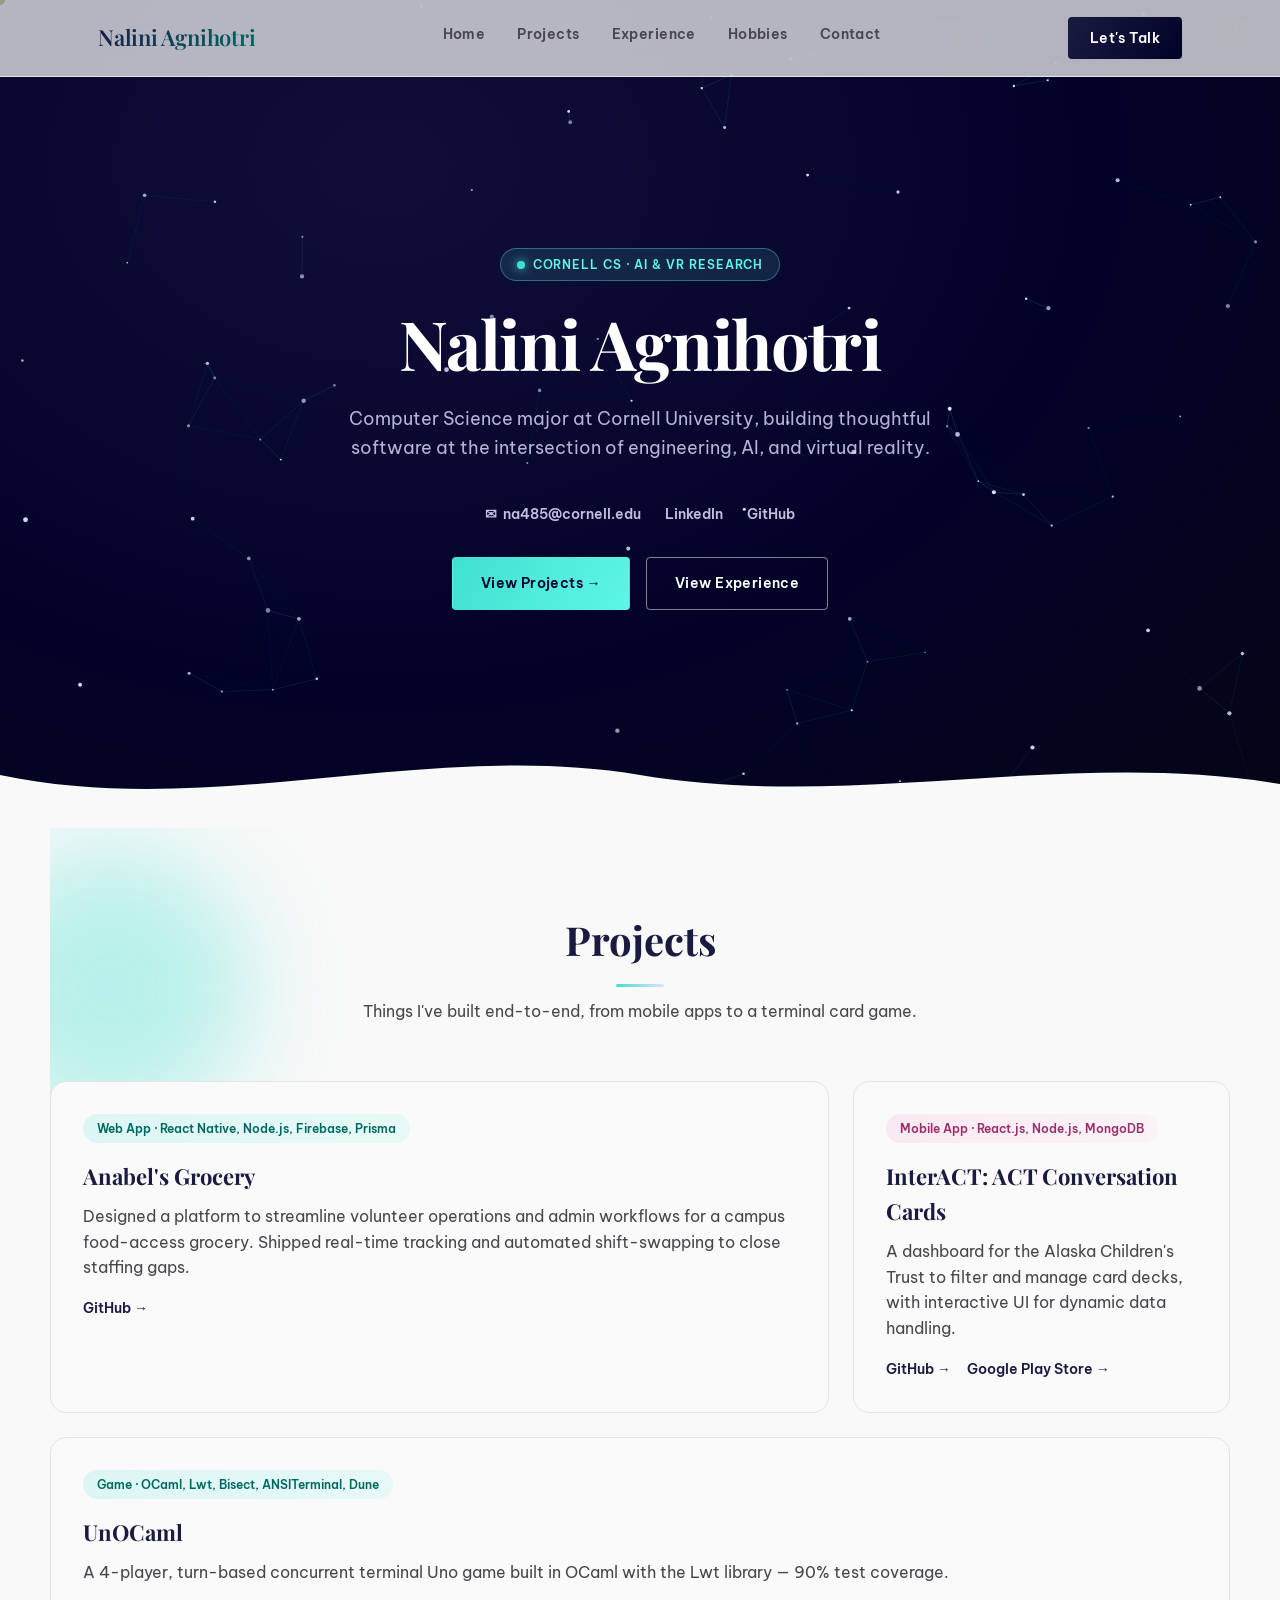
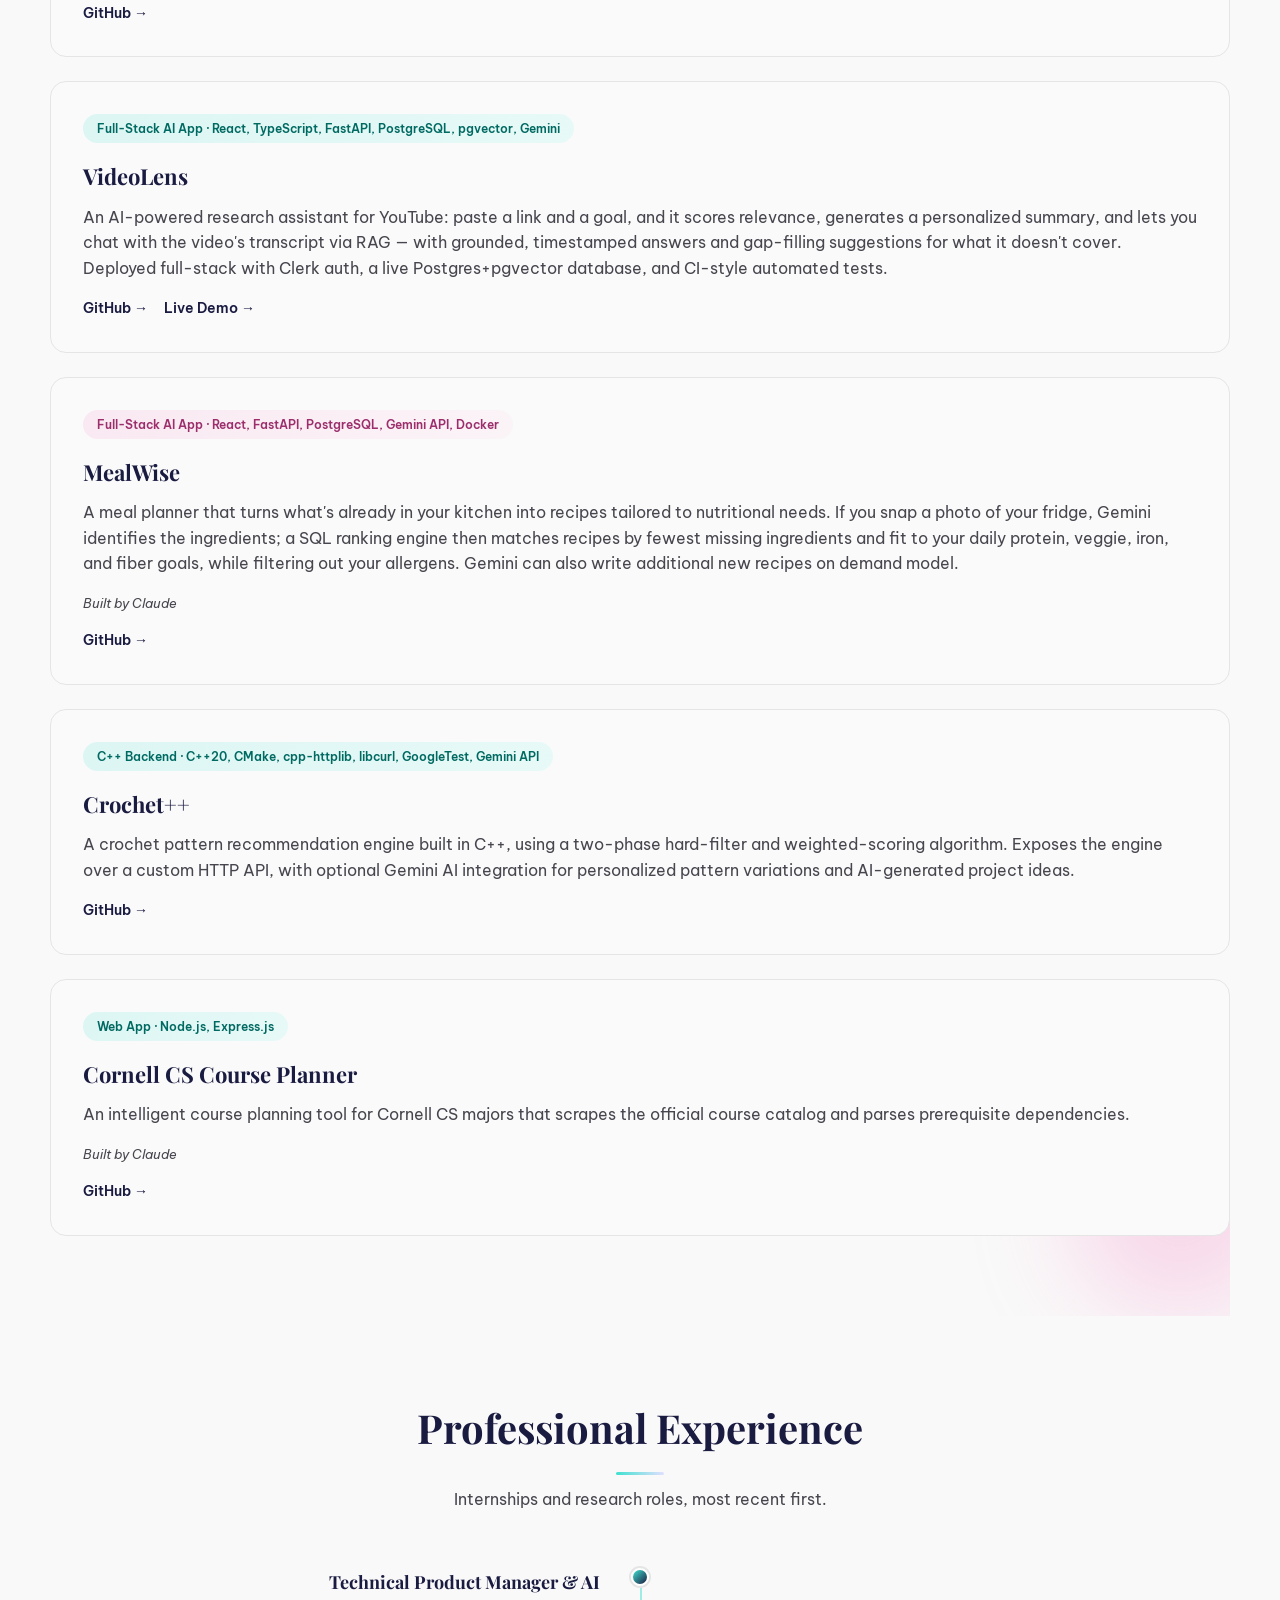
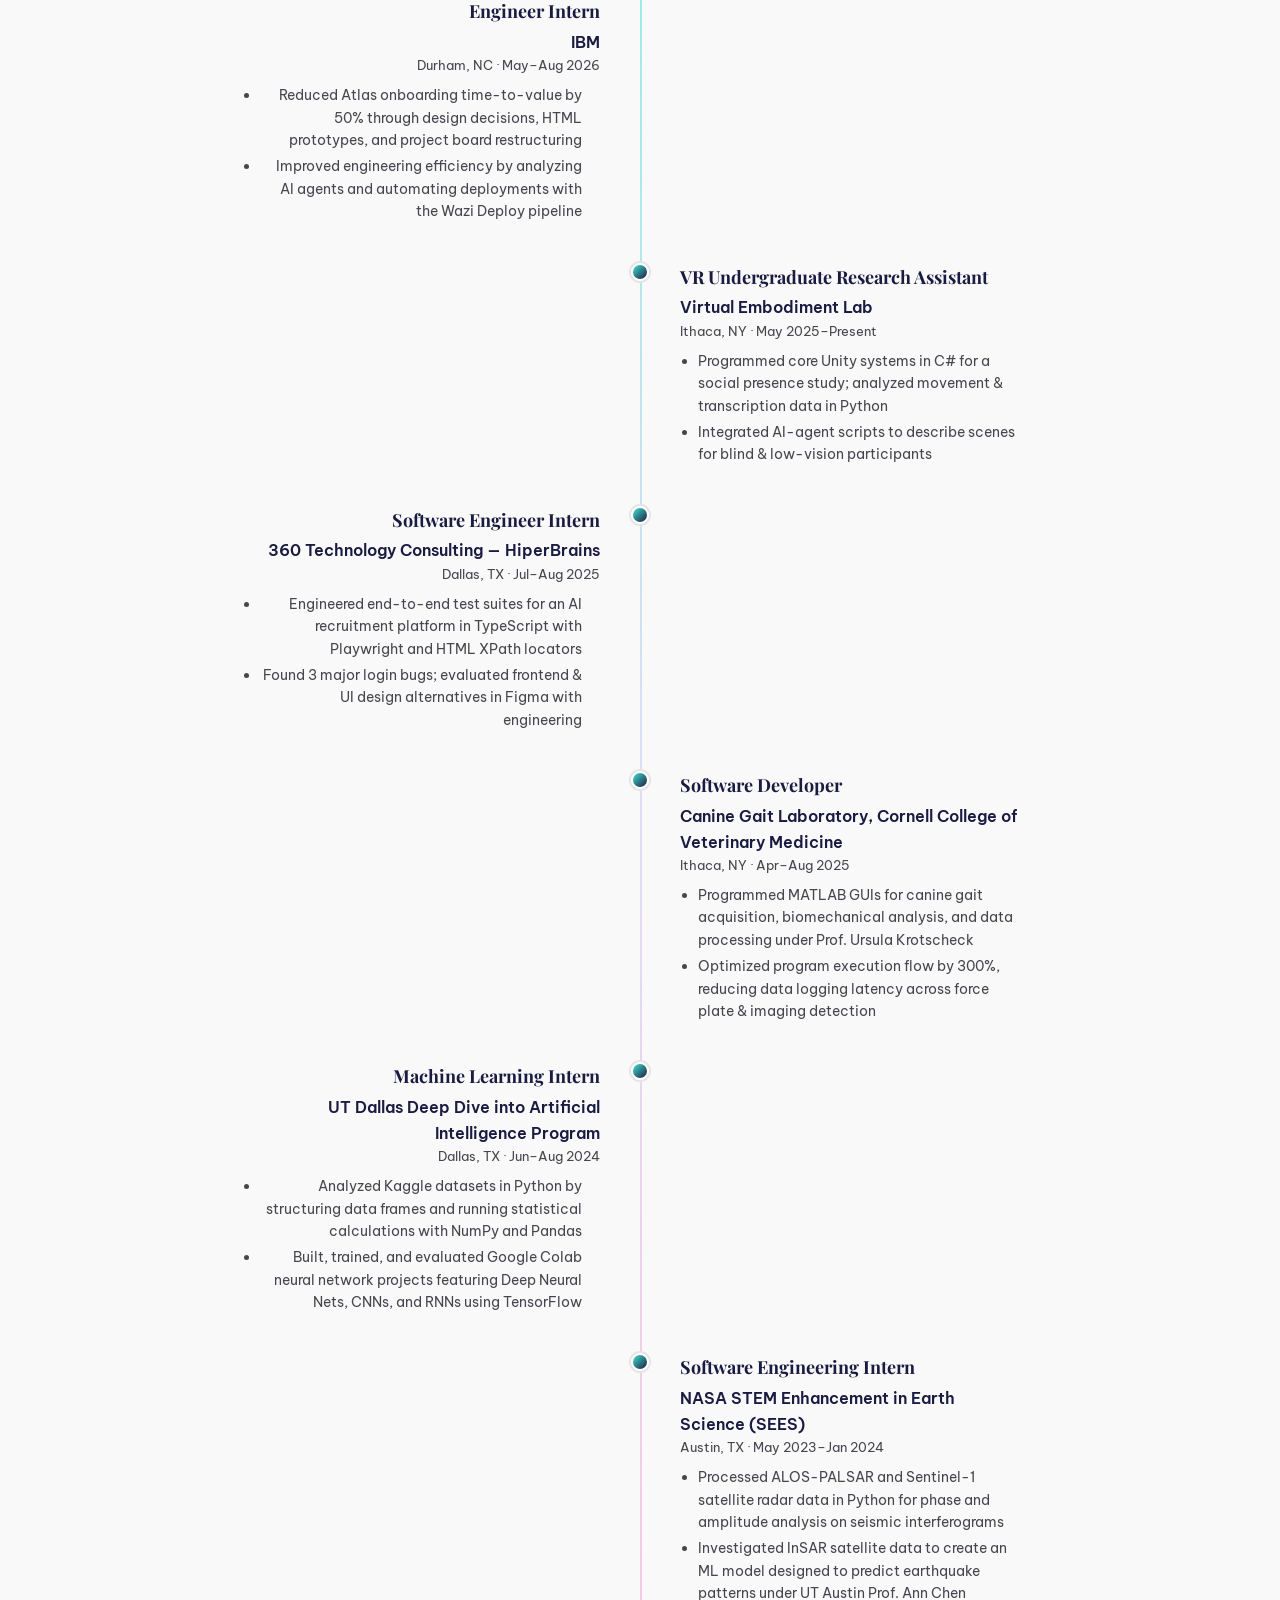
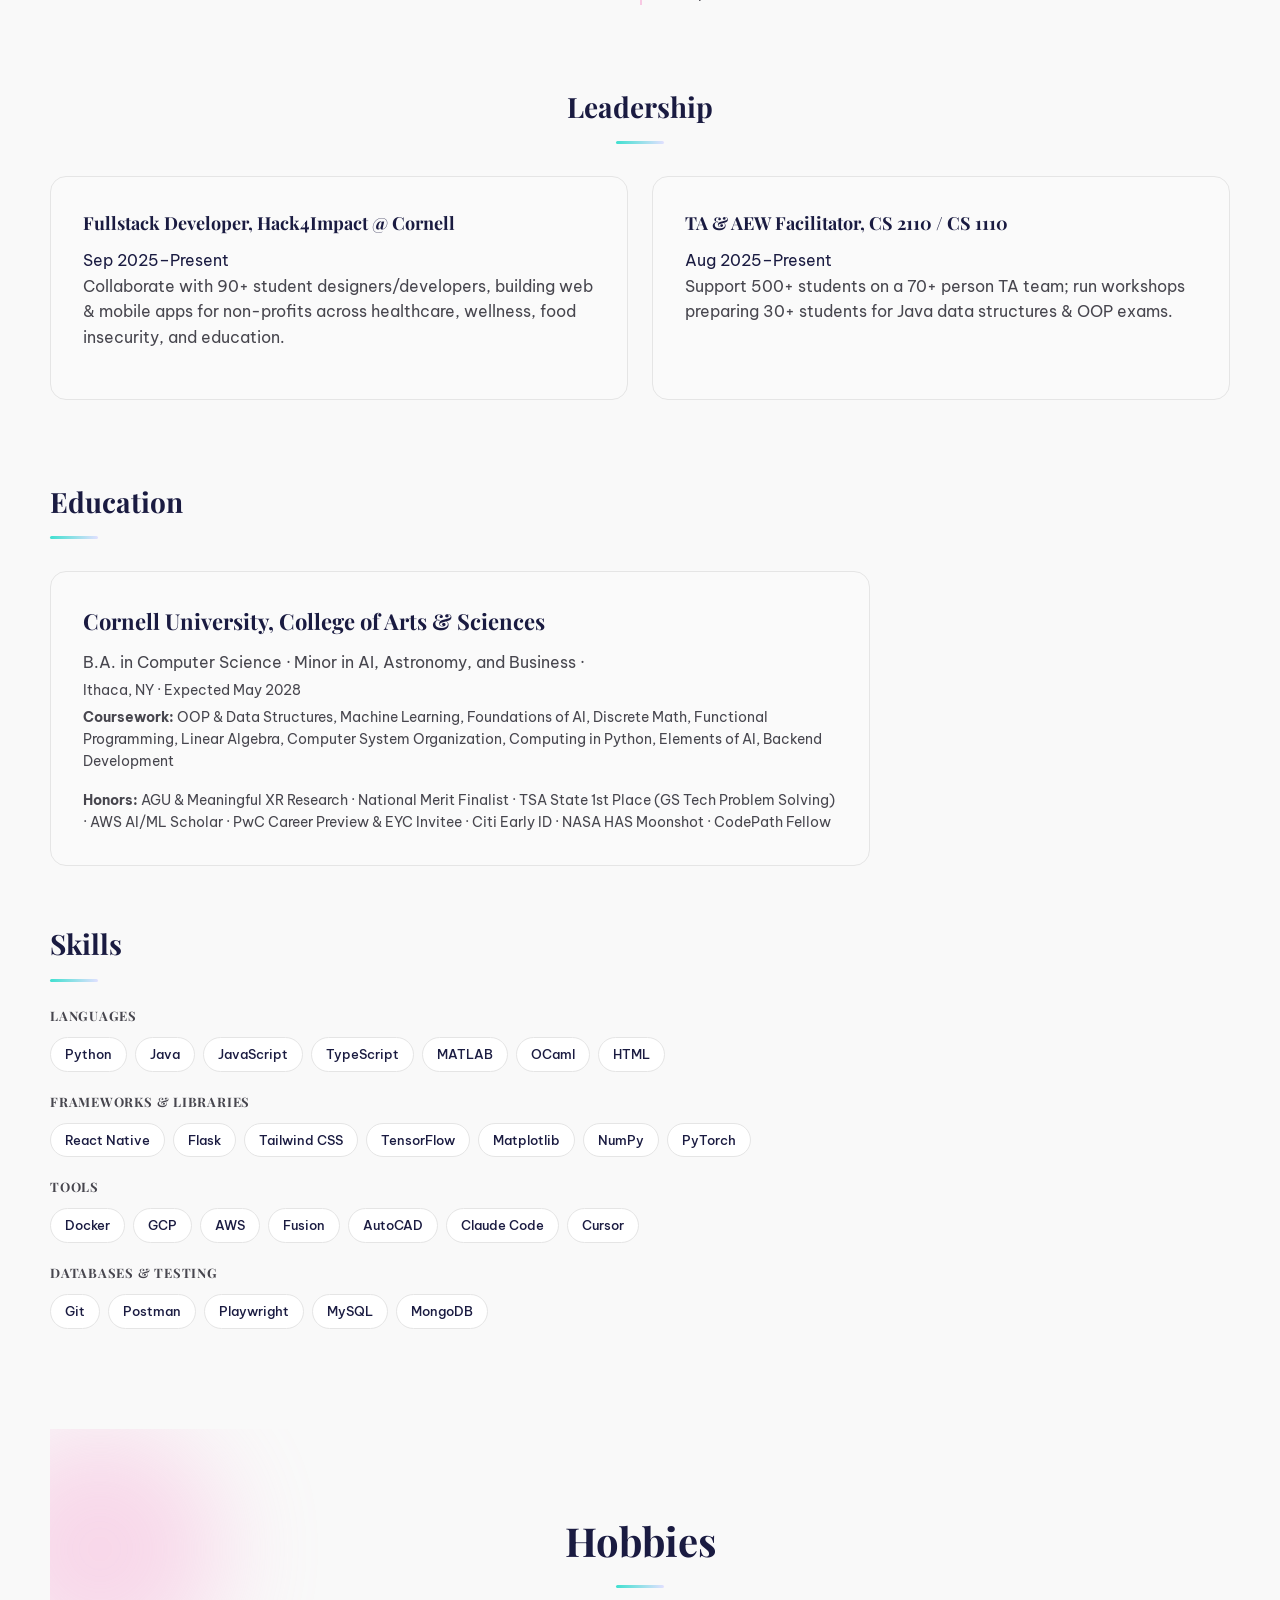
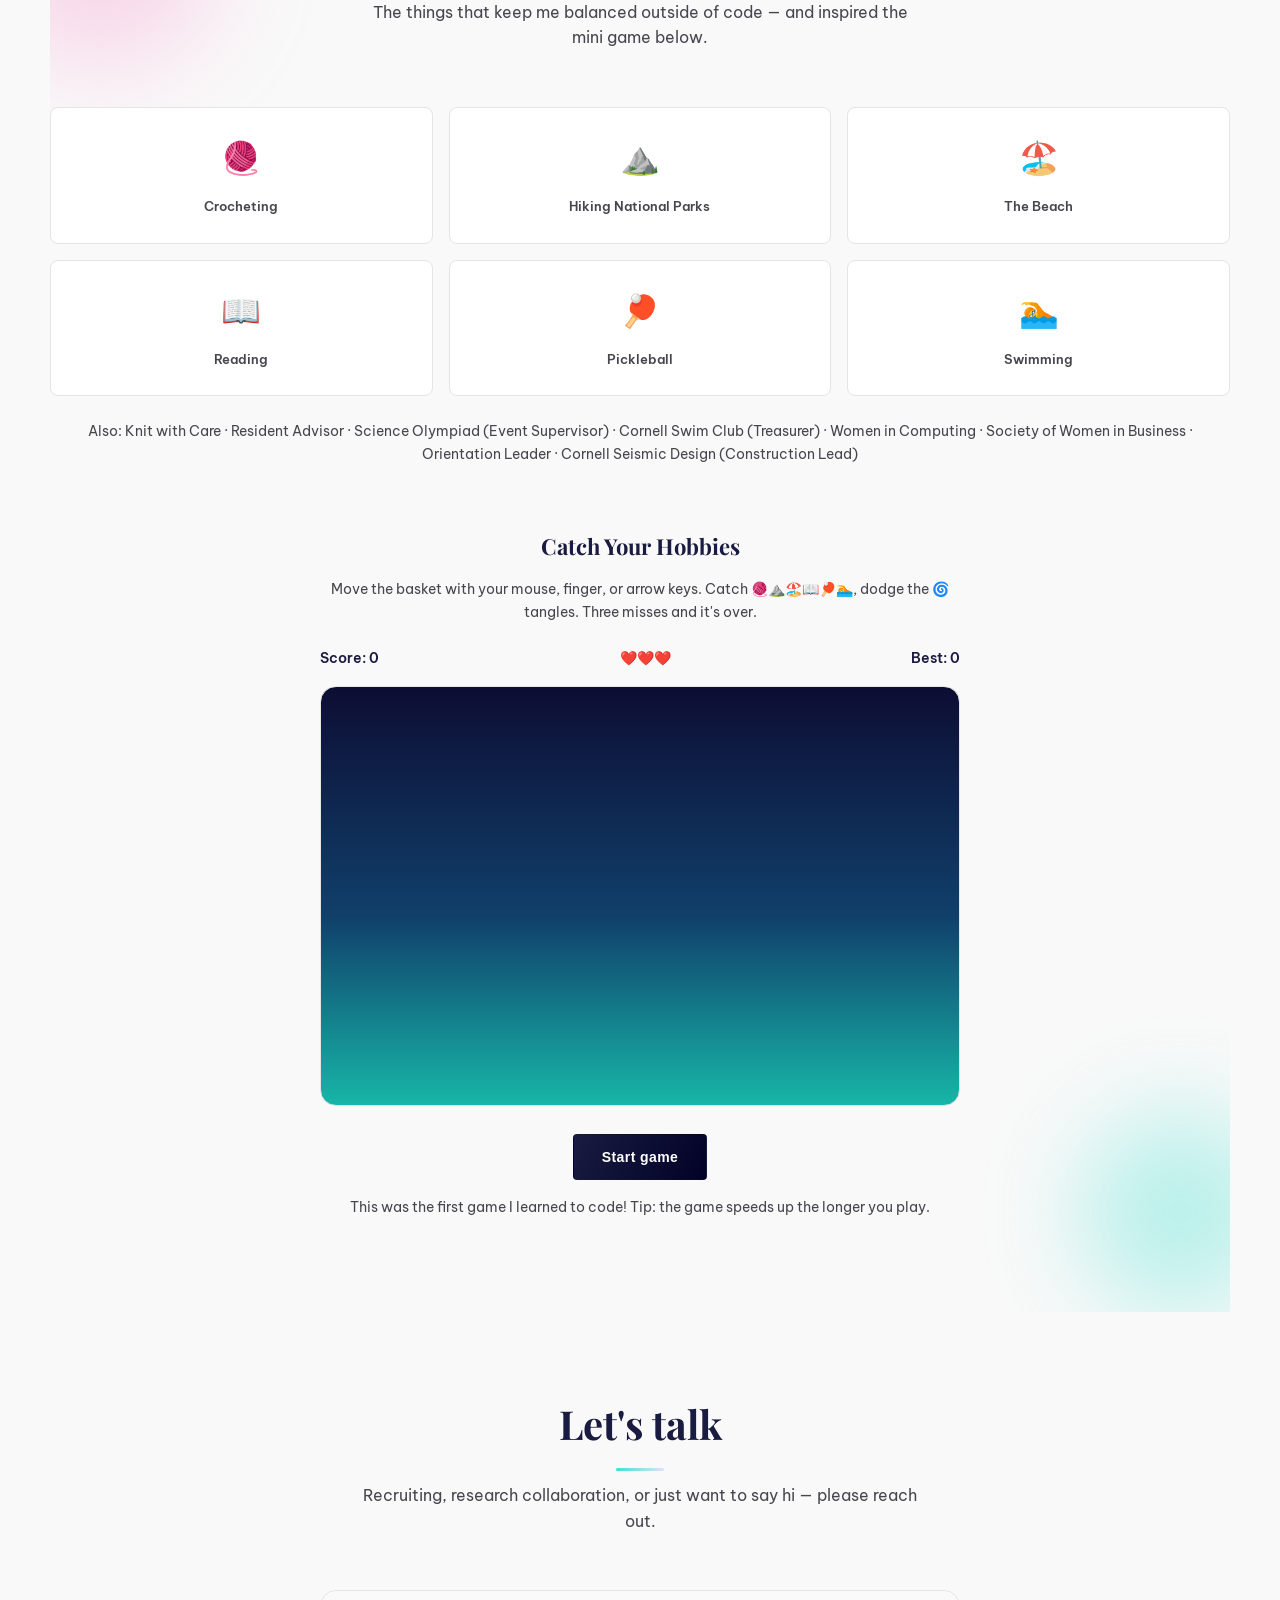
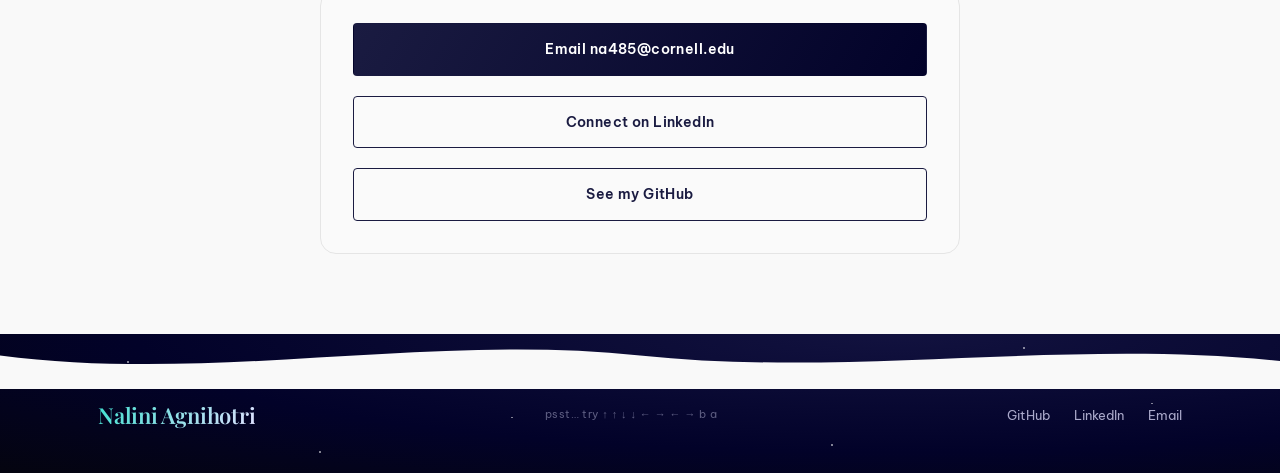
<file: index.html>
<!DOCTYPE html>
<html lang="en">

<head>
  <meta charset="utf-8" />
  <meta name="viewport" content="width=device-width, initial-scale=1.0" />
  <title>Nalini Agnihotri — Computer Science @ Cornell</title>
  <meta name="description"
    content="Portfolio of Nalini Agnihotri, CS student at Cornell University — software engineering, AI, and VR research." />
  <link rel="preconnect" href="https://fonts.googleapis.com" />
  <link rel="preconnect" href="https://fonts.gstatic.com" crossorigin />
  <link
    href="https://fonts.googleapis.com/css2?family=Be+Vietnam+Pro:wght@400;500;600;700&family=Playfair+Display:wght@400;500;600;700&display=swap"
    rel="stylesheet" />
  <link rel="stylesheet" href="css/style.css" />
</head>

<body>

  <nav class="nav">
    <div class="nav-inner">
      <a href="#home" class="brand">Nalini Agnihotri</a>
      <div class="nav-links">
        <a href="#home">Home</a>
        <a href="#projects">Projects</a>
        <a href="#experience">Experience</a>
        <a href="#hobbies">Hobbies</a>
        <a href="#contact">Contact</a>
      </div>
      <a href="#contact" class="nav-cta">Let's Talk</a>
      <button class="nav-mobile-toggle" aria-label="Open menu">&#9776;</button>
    </div>
    <div class="nav-mobile-panel">
      <a href="#home">Home</a>
      <a href="#projects">Projects</a>
      <a href="#experience">Experience</a>
      <a href="#hobbies">Hobbies</a>
      <a href="#contact">Contact</a>
    </div>
  </nav>

  <main>

    <!-- ================= HOME / HEADER ================= -->
    <section class="hero" id="home">
      <canvas id="constellation" class="hero-canvas"></canvas>
      <div class="hero-content">
        <span class="eyebrow"><span class="dot"></span> Cornell CS &middot; AI &amp; VR Research</span>
        <h1>Nalini Agnihotri</h1>
        <p class="lead">Computer Science major at Cornell University, building thoughtful software at the intersection
          of engineering, AI, and virtual reality.</p>
        <div class="contact-row">
          <a href="mailto:na485@cornell.edu"><span class="material-icon">&#9993;</span> na485@cornell.edu</a>
          <a href="https://www.linkedin.com/in/nalini-agnihotri/" target="_blank" rel="noopener">LinkedIn</a>
          <a href="https://github.com/nalini2080" target="_blank" rel="noopener">GitHub</a>
        </div>
        <div class="hero-actions">
          <a href="#projects" class="btn btn-primary on-dark">View Projects &rarr;</a>
          <a href="#experience" class="btn btn-outline on-dark">View Experience</a>
        </div>
      </div>
      <div class="wave-divider">
        <svg viewBox="0 0 1440 100" preserveAspectRatio="none">
          <path d="M0,40 C240,90 480,0 720,40 C960,80 1200,10 1440,50 L1440,100 L0,100 Z" fill="#f9f9f9" />
        </svg>
      </div>
    </section>

    <!-- ================= PROJECTS ================= -->
    <section class="section container" id="projects" style="position:relative;">
      <div class="blob-field">
        <div class="blob blob-teal" style="width:280px;height:280px;left:-80px;top:20px;"></div>
        <div class="blob blob-petal" style="width:220px;height:220px;right:-60px;bottom:0;"></div>
      </div>
      <div class="section-head">
        <h2>Projects</h2>
        <div class="rule"></div>
        <p>Things I've built end-to-end, from mobile apps to a terminal card game.</p>
      </div>
      <div class="bento">

        <div class="card col-span-8">
          <span class="tag">Web App &middot; React Native, Node.js, Firebase, Prisma</span>
          <h3>Anabel's Grocery</h3>
          <p>Designed a platform to streamline volunteer operations and admin workflows for a campus food-access
            grocery. Shipped real-time tracking and automated shift-swapping to close staffing gaps.</p>
          <div class="links">
            <a href="https://github.com/cornellh4i/anabels-grocery" target="_blank" rel="noopener">GitHub &rarr;</a>
          </div>
        </div>


        <div class="card col-span-4">
          <span class="tag pink">Mobile App &middot; React.js, Node.js, MongoDB</span>
          <h3>InterACT: ACT Conversation Cards</h3>
          <p>A dashboard for the Alaska Children's Trust to filter and manage card decks, with interactive UI for
            dynamic data handling.</p>
          <div class="links">
            <a href="https://github.com/cornellh4i/ACT.git" target="_blank" rel="noopener noreferrer">
              GitHub &rarr;
            </a>
            <a href="https://play.google.com/store/apps/details?id=org.alaskachildrenstrust.act" target="_blank"
              rel="noopener noreferrer">
              Google Play Store &rarr;
            </a>
          </div>
        </div>


        <div class="card col-span-12">
          <span class="tag">Game &middot; OCaml, Lwt, Bisect, ANSITerminal, Dune</span>
          <h3>UnOCaml</h3>
          <p>A 4-player, turn-based concurrent terminal Uno game built in OCaml with the Lwt library — 90% test
            coverage.</p>
          <div class="links">
            <a href="https://github.com/nalini2080/UnOCaml" target="_blank" rel="noopener">GitHub &rarr;</a>
          </div>
        </div>
        <div class="card col-span-12">
          <span class="tag">Full-Stack AI App &middot; React, TypeScript, FastAPI, PostgreSQL, pgvector, Gemini</span>
          <h3>VideoLens</h3>
          <p>An AI-powered research assistant for YouTube: paste a link and a goal, and it scores relevance, generates a
            personalized summary, and lets you chat with the video's transcript via RAG — with grounded, timestamped
            answers and gap-filling suggestions for what it doesn't cover. Deployed full-stack with Clerk auth, a live
            Postgres+pgvector database, and CI-style automated tests.</p>
          <div class="links">
            <a href="https://github.com/nalini2080/youtube-video-assistant" target="_blank" rel="noopener">GitHub
              &rarr;</a>
            <a href="https://youtube-video-assistant-six.vercel.app" target="_blank" rel="noopener">Live Demo &rarr;</a>
          </div>
        </div>
        <div class="card col-span-12">
          <span class="tag pink">Full-Stack AI App &middot; React, FastAPI, PostgreSQL, Gemini API, Docker</span>
          <h3>MealWise</h3>
          <p>A meal planner that turns what's already in your kitchen into recipes tailored to nutritional needs.
            If you snap a photo of your fridge, Gemini identifies the ingredients; a SQL ranking engine then matches
            recipes by fewest missing ingredients and fit to your daily protein, veggie, iron, and fiber goals, while
            filtering out your allergens. Gemini can also write additional new recipes on demand model.</p>
          <p class="built-with-note"><em>Built by Claude</em></p>
          <div class="links">
            <a href="https://github.com/nalini2080/mealwise" target="_blank" rel="noopener">GitHub &rarr;</a>
          </div>
        </div>

        <div class="card col-span-12">
          <span class="tag">C++ Backend &middot; C++20, CMake, cpp-httplib, libcurl, GoogleTest, Gemini API</span>
          <h3>Crochet++</h3>
          <p>A crochet pattern recommendation engine built in C++, using a two-phase hard-filter and
            weighted-scoring algorithm. Exposes the engine over a custom HTTP API, with optional Gemini AI integration
            for personalized pattern variations and AI-generated project ideas.</p>
          <div class="links">
            <a href="https://github.com/nalini2080/crochet-project" target="_blank" rel="noopener">GitHub &rarr;</a>
          </div>
        </div>

        <div class="card col-span-12">
          <span class="tag">Web App &middot; Node.js, Express.js</span>
          <h3>Cornell CS Course Planner</h3>
          <p>An intelligent course planning tool for Cornell CS majors that scrapes the official course catalog
            and parses prerequisite dependencies.</p>
          <p class="built-with-note"><em>Built by Claude</em></p>
          <div class="links">
            <a href="https://github.com/nalini2080/cornell-cs-planner" target="_blank" rel="noopener">GitHub &rarr;</a>
          </div>
        </div>

      </div>
    </section>

    <!-- ================= PROFESSIONAL EXPERIENCE ================= -->
    <section class="section container" id="experience" style="position:relative;">
      <div class="section-head">
        <h2>Professional Experience</h2>
        <div class="rule"></div>
        <p>Internships and research roles, most recent first.</p>
      </div>

      <div class="timeline">

        <div class="t-item left">
          <div class="t-dot"></div>
          <h4>Technical Product Manager &amp; AI Engineer Intern</h4>
          <div class="t-role">IBM</div>
          <div class="t-meta">Durham, NC &middot; May–Aug 2026</div>
          <ul>
            <li>Reduced Atlas onboarding time-to-value by 50% through design decisions, HTML prototypes, and project
              board restructuring</li>
            <li>Improved engineering efficiency by analyzing AI agents and automating deployments with the Wazi Deploy
              pipeline</li>
          </ul>
        </div>

        <div class="t-item right">
          <div class="t-dot"></div>
          <h4>VR Undergraduate Research Assistant</h4>
          <div class="t-role">Virtual Embodiment Lab</div>
          <div class="t-meta">Ithaca, NY &middot; May 2025–Present</div>
          <ul>
            <li>Programmed core Unity systems in C# for a social presence study; analyzed movement &amp; transcription
              data in Python</li>
            <li>Integrated AI-agent scripts to describe scenes for blind &amp; low-vision participants</li>
          </ul>
        </div>

        <div class="t-item left">
          <div class="t-dot"></div>
          <h4>Software Engineer Intern</h4>
          <div class="t-role">360 Technology Consulting — HiperBrains</div>
          <div class="t-meta">Dallas, TX &middot; Jul–Aug 2025</div>
          <ul>
            <li>Engineered end-to-end test suites for an AI recruitment platform in TypeScript with Playwright and HTML
              XPath locators</li>
            <li>Found 3 major login bugs; evaluated frontend &amp; UI design alternatives in Figma with engineering</li>
          </ul>
        </div>

        <div class="t-item right">
          <div class="t-dot"></div>
          <h4>Software Developer</h4>
          <div class="t-role">Canine Gait Laboratory, Cornell College of Veterinary Medicine</div>
          <div class="t-meta">Ithaca, NY &middot; Apr–Aug 2025</div>
          <ul>
            <li>Programmed MATLAB GUIs for canine gait acquisition, biomechanical analysis, and data processing under
              Prof. Ursula Krotscheck</li>
            <li>Optimized program execution flow by 300%, reducing data logging latency across force plate &amp; imaging
              detection</li>
          </ul>
        </div>

        <div class="t-item left">
          <div class="t-dot"></div>
          <h4>Machine Learning Intern</h4>
          <div class="t-role">UT Dallas Deep Dive into Artificial Intelligence Program</div>
          <div class="t-meta">Dallas, TX &middot; Jun–Aug 2024</div>
          <ul>
            <li>Analyzed Kaggle datasets in Python by structuring data frames and running statistical calculations with
              NumPy and Pandas</li>
            <li>Built, trained, and evaluated Google Colab neural network projects featuring Deep Neural Nets, CNNs, and
              RNNs using TensorFlow</li>
          </ul>
        </div>

        <div class="t-item right">
          <div class="t-dot"></div>
          <h4>Software Engineering Intern</h4>
          <div class="t-role">NASA STEM Enhancement in Earth Science (SEES)</div>
          <div class="t-meta">Austin, TX &middot; May 2023–Jan 2024</div>
          <ul>
            <li>Processed ALOS-PALSAR and Sentinel-1 satellite radar data in Python for phase and amplitude analysis on
              seismic interferograms</li>
            <li>Investigated InSAR satellite data to create an ML model designed to predict earthquake patterns under UT
              Austin Prof. Ann Chen</li>
          </ul>
        </div>

      </div>

      <div class="section-head" style="margin-top:80px; margin-bottom:32px;">
        <h2 style="font-size:28px;">Leadership</h2>
        <div class="rule"></div>
      </div>
      <div class="bento">
        <div class="card col-span-6">
          <h3 style="font-size:18px;">Fullstack Developer, Hack4Impact @ Cornell</h3>
          <div class="t-meta">Sep 2025–Present</div>
          <p>Collaborate with 90+ student designers/developers, building web &amp; mobile apps for non-profits across
            healthcare, wellness, food insecurity, and education.</p>
        </div>
        <div class="card col-span-6">
          <h3 style="font-size:18px;">TA &amp; AEW Facilitator, CS 2110 / CS 1110</h3>
          <div class="t-meta">Aug 2025–Present</div>
          <p>Support 500+ students on a 70+ person TA team; run workshops preparing 30+ students for Java data
            structures &amp; OOP exams.</p>
        </div>
      </div>

      <div class="section-head" style="margin-top:80px; margin-bottom:32px; text-align:left;">
        <h2 style="font-size:28px;">Education</h2>
        <div class="rule" style="margin:12px 0 0;"></div>
      </div>
      <div class="card" style="max-width:820px;">
        <h3>Cornell University, College of Arts &amp; Sciences</h3>
        <p style="margin-bottom:4px;">B.A. in Computer Science &middot; Minor in AI, Astronomy, and Business &middot;
        </p>
        <p style="margin-bottom:4px; font-size:14px;">Ithaca, NY &middot; Expected May 2028</p>
        <p style="font-size:14px;"><strong>Coursework:</strong> OOP &amp; Data Structures, Machine Learning, Foundations
          of AI, Discrete Math, Functional Programming, Linear Algebra, Computer System Organization, Computing in
          Python, Elements of AI, Backend Development</p>
        <p style="font-size:14px; margin-bottom:0;"><strong>Honors:</strong> AGU &amp; Meaningful XR Research &middot;
          National Merit Finalist &middot; TSA State 1st Place (GS Tech Problem Solving) &middot; AWS AI/ML Scholar
          &middot; PwC Career Preview &amp; EYC Invitee &middot; Citi Early ID &middot; NASA HAS Moonshot &middot;
          CodePath Fellow</p>
      </div>

      <div class="section-head" style="margin-top:56px; margin-bottom:24px; text-align:left;">
        <h2 style="font-size:28px;">Skills</h2>
        <div class="rule" style="margin:12px 0 0;"></div>
      </div>
      <div class="skill-group">
        <h4>Languages</h4>
        <div class="skill-pills">
          <span class="skill-pill">Python</span><span class="skill-pill">Java</span><span
            class="skill-pill">JavaScript</span>
          <span class="skill-pill">TypeScript</span><span class="skill-pill">MATLAB</span><span
            class="skill-pill">OCaml</span><span class="skill-pill">HTML</span>
        </div>
      </div>
      <div class="skill-group">
        <h4>Frameworks &amp; Libraries</h4>
        <div class="skill-pills">
          <span class="skill-pill">React Native</span><span class="skill-pill">Flask</span><span
            class="skill-pill">Tailwind CSS</span>
          <span class="skill-pill">TensorFlow</span><span class="skill-pill">Matplotlib</span><span
            class="skill-pill">NumPy</span><span class="skill-pill">PyTorch</span>
        </div>
      </div>
      <div class="skill-group">
        <h4>Tools</h4>
        <div class="skill-pills">
          <span class="skill-pill">Docker</span><span class="skill-pill">GCP</span><span class="skill-pill">AWS</span>
          <span class="skill-pill">Fusion</span><span class="skill-pill">AutoCAD</span><span class="skill-pill">Claude
            Code</span><span class="skill-pill">Cursor</span>
        </div>
      </div>
      <div class="skill-group">
        <h4>Databases &amp; Testing</h4>
        <div class="skill-pills">
          <span class="skill-pill">Git</span><span class="skill-pill">Postman</span><span
            class="skill-pill">Playwright</span>
          <span class="skill-pill">MySQL</span><span class="skill-pill">MongoDB</span>
        </div>
      </div>
    </section>

    <!-- ================= HOBBIES (+ game) ================= -->
    <section class="section container" id="hobbies" style="position:relative;">
      <div class="blob-field">
        <div class="blob blob-petal" style="width:240px;height:240px;left:-70px;top:0;"></div>
        <div class="blob blob-teal" style="width:200px;height:200px;right:-50px;bottom:0;"></div>
      </div>
      <div class="section-head">
        <h2>Hobbies</h2>
        <div class="rule"></div>
        <p>The things that keep me balanced outside of code — and inspired the mini game below.</p>
      </div>
      <div class="hobby-grid">
        <div class="hobby-card"><span class="hobby-emoji">🧶</span><span class="label">Crocheting</span></div>
        <div class="hobby-card"><span class="hobby-emoji">⛰️</span><span class="label">Hiking National Parks</span>
        </div>
        <div class="hobby-card"><span class="hobby-emoji">🏖️</span><span class="label">The Beach</span></div>
        <div class="hobby-card"><span class="hobby-emoji">📖</span><span class="label">Reading</span></div>
        <div class="hobby-card"><span class="hobby-emoji">🏓</span><span class="label">Pickleball</span></div>
        <div class="hobby-card"><span class="hobby-emoji">🏊</span><span class="label">Swimming</span></div>
      </div>
      <p style="text-align:center; color:var(--text-variant); font-size:14px; margin-top:24px;">
        Also: Knit with Care &middot; Resident Advisor &middot; Science Olympiad (Event Supervisor) &middot; Cornell
        Swim Club (Treasurer) &middot; Women in Computing &middot; Society of Women in Business &middot; Orientation
        Leader &middot; Cornell Seismic Design (Construction Lead)
      </p>

      <div class="game-wrap" style="margin-top:64px;">
        <h3 style="font-size:22px; margin-bottom:8px;">Catch Your Hobbies</h3>
        <p style="color:var(--text-variant); font-size:14px; margin-bottom:24px;">Move the basket with your mouse,
          finger, or arrow keys. Catch 🧶⛰️🏖️📖🏓🏊, dodge the 🌀 tangles. Three misses and it's over.</p>
        <div class="game-hud">
          <div>Score: <span id="gameScore">0</span></div>
          <div id="gameLives">❤️❤️❤️</div>
          <div>Best: <span id="gameBest">0</span></div>
        </div>
        <canvas id="gameCanvas"></canvas>
        <div style="margin-top:20px;">
          <button id="gameStart" class="btn btn-primary">Start game</button>
        </div>
        <p class="game-instructions">This was the first game I learned to code! Tip: the game speeds up the longer you
          play.</p>
      </div>
    </section>

    <!-- ================= CONTACT ================= -->
    <section class="section container" id="contact" style="max-width:640px;">
      <div class="section-head">
        <h2>Let's talk</h2>
        <div class="rule"></div>
        <p>Recruiting, research collaboration, or just want to say hi — please reach out.</p>
      </div>
      <div class="card">
        <div style="display:flex; flex-direction:column; gap:20px;">
          <a href="mailto:na485@cornell.edu" class="btn btn-primary" style="justify-content:center;">Email
            na485@cornell.edu</a>
          <a href="https://www.linkedin.com/in/nalini-agnihotri/" target="_blank" rel="noopener" class="btn btn-outline"
            style="justify-content:center;">Connect on LinkedIn</a>
          <a href="https://github.com/nalini2080" target="_blank" rel="noopener" class="btn btn-outline"
            style="justify-content:center;">See my GitHub</a>
        </div>
      </div>
    </section>

  </main>

  <footer class="footer">
    <div class="wave-top"><svg viewBox="0 0 1440 100" preserveAspectRatio="none">
        <path d="M0,40 C240,90 480,0 720,40 C960,80 1200,10 1440,50 L1440,100 L0,100 Z" />
      </svg></div>
    <div class="footer-inner container">
      <div class="brand">Nalini Agnihotri</div>
      <div class="easter-hint">psst&hellip; try &uarr; &uarr; &darr; &darr; &larr; &rarr; &larr; &rarr; b a</div>
      <div class="footer-links">
        <a href="https://github.com/nalini2080" target="_blank" rel="noopener">GitHub</a>
        <a href="https://www.linkedin.com/in/nalini-agnihotri/" target="_blank" rel="noopener">LinkedIn</a>
        <a href="mailto:na485@cornell.edu">Email</a>
      </div>
    </div>
  </footer>

  <script src="js/effects.js"></script>
  <script src="js/game.js"></script>
</body>

</html>
</file>
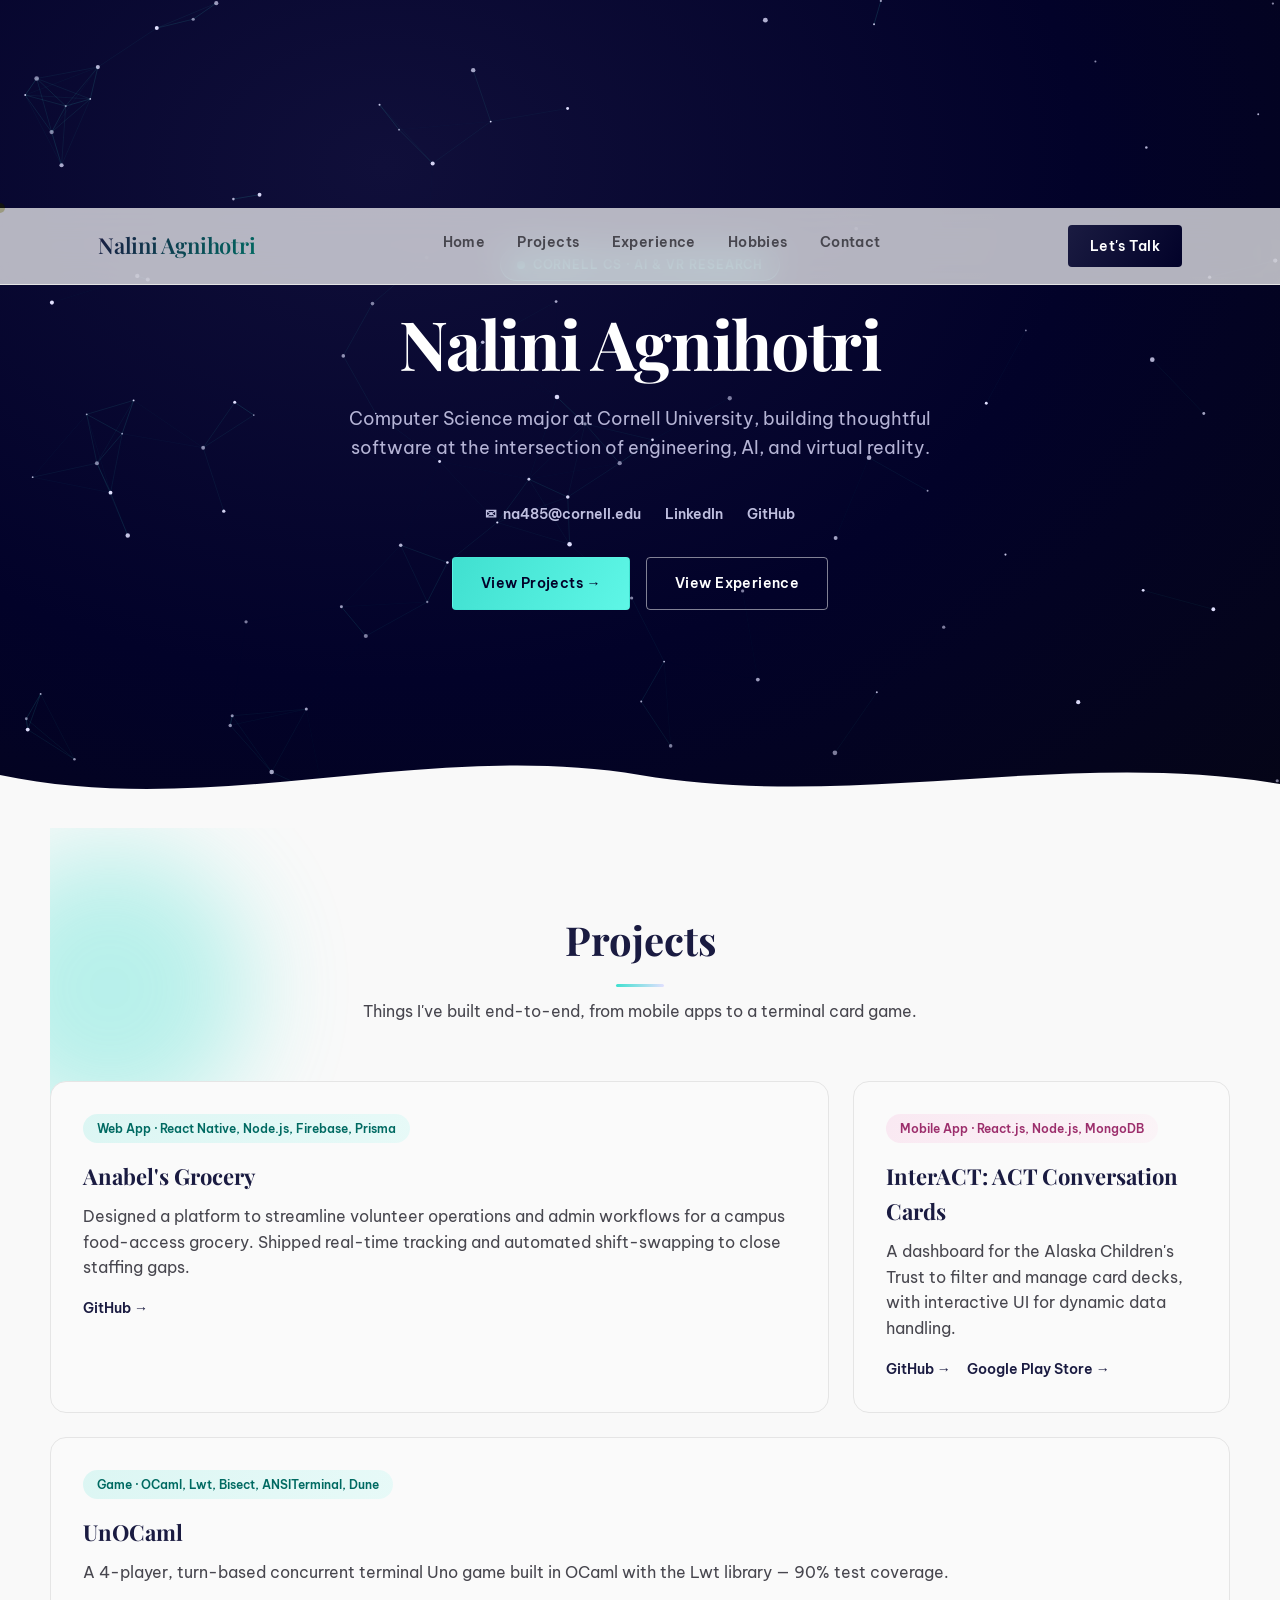
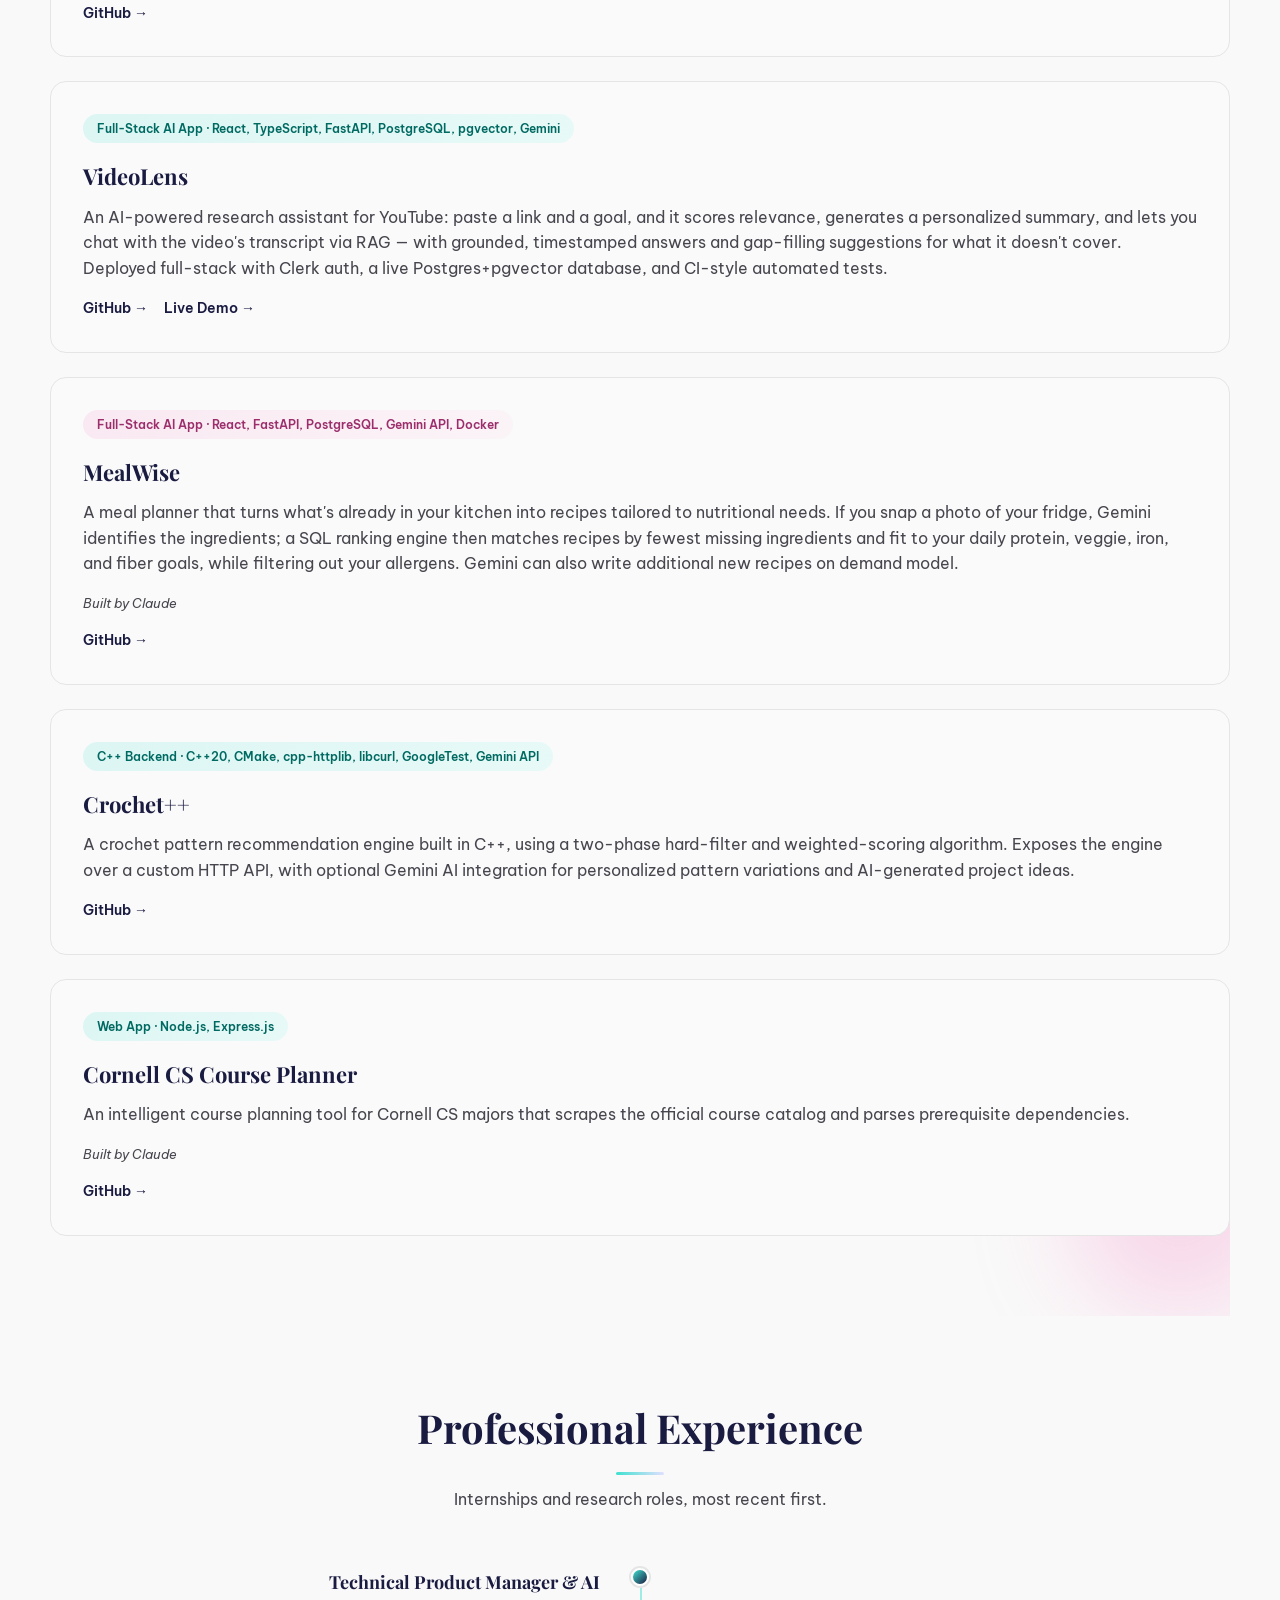
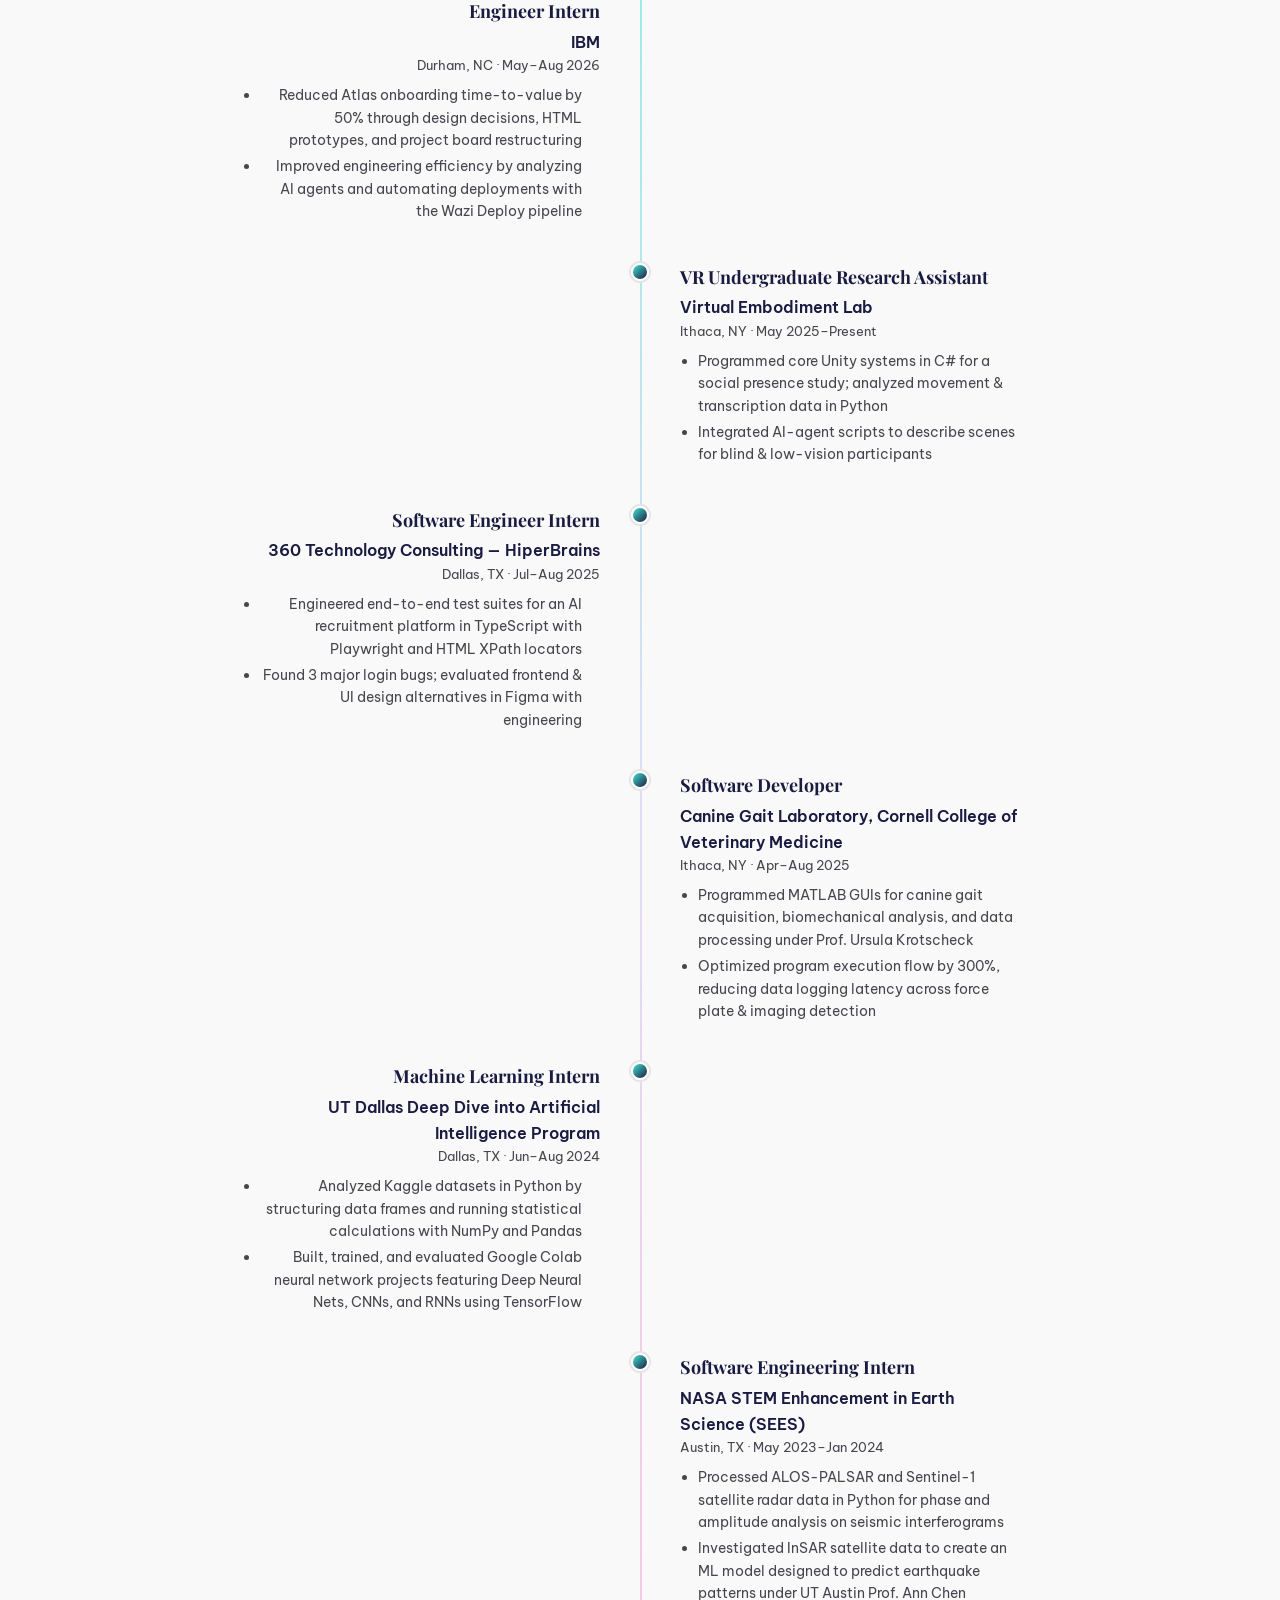
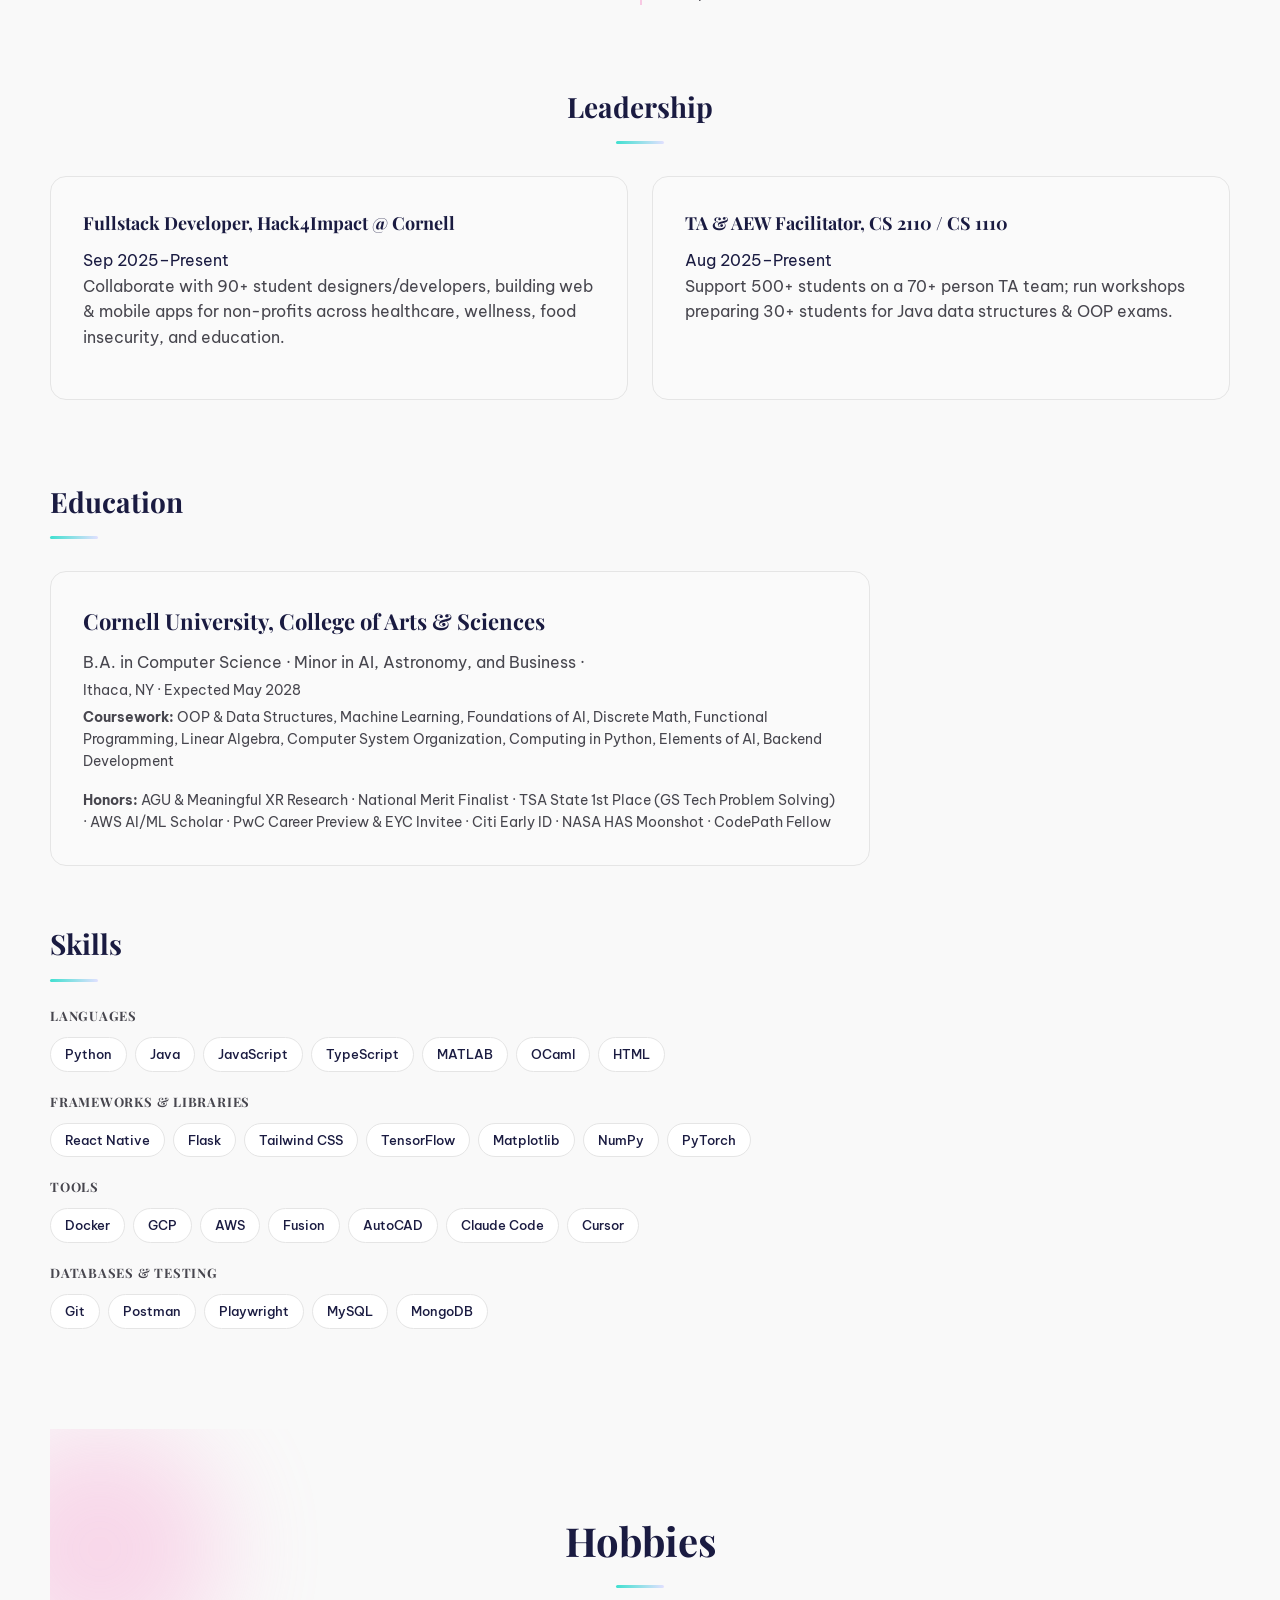
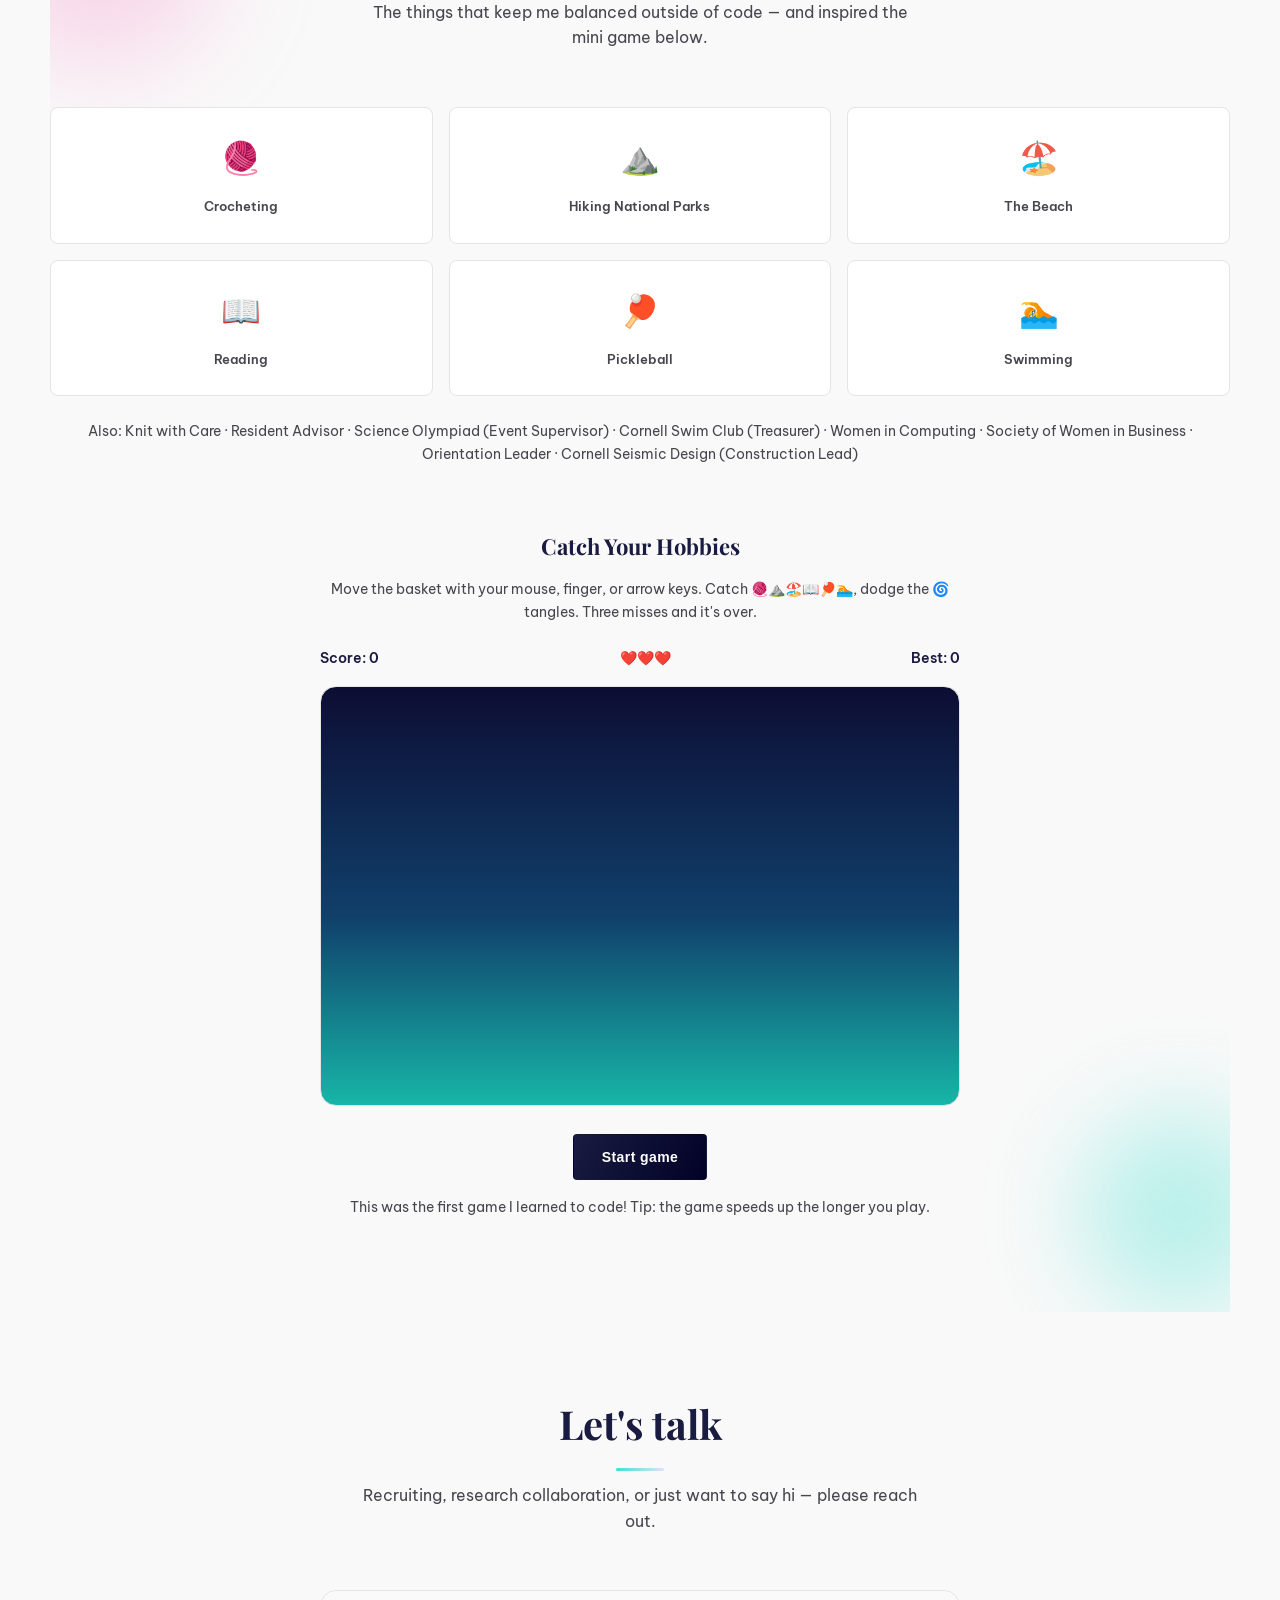
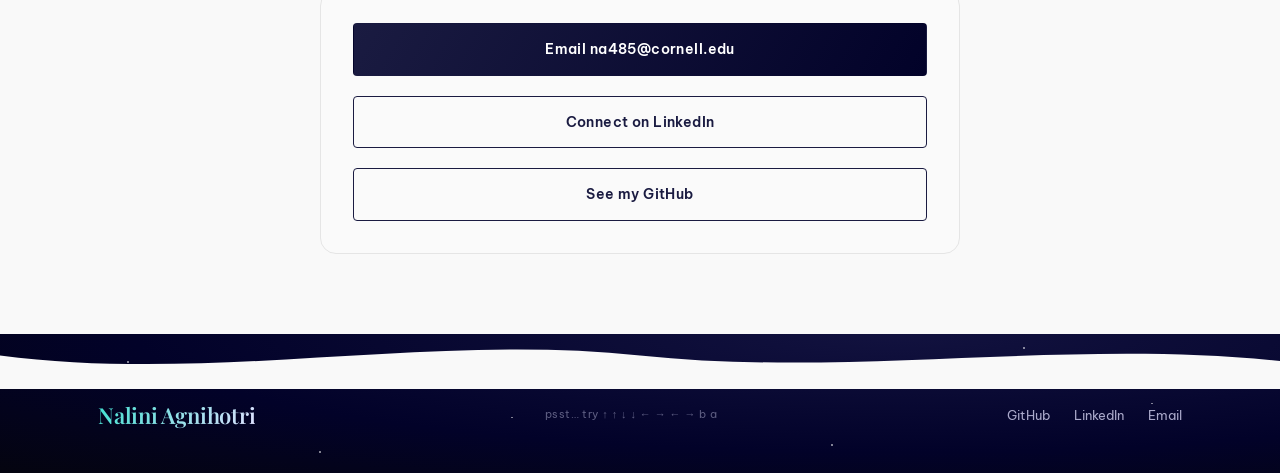
<file: about.html>
<!DOCTYPE html>
<html lang="en">
<head>
<meta charset="utf-8"/>
<meta http-equiv="refresh" content="0; url=index.html#experience"/>
<link rel="canonical" href="index.html#experience"/>
<title>Redirecting…</title>
</head>
<body>
<p>This page moved — redirecting to <a href="index.html#experience">index.html#experience</a>.</p>
</body>
</html>
</file>
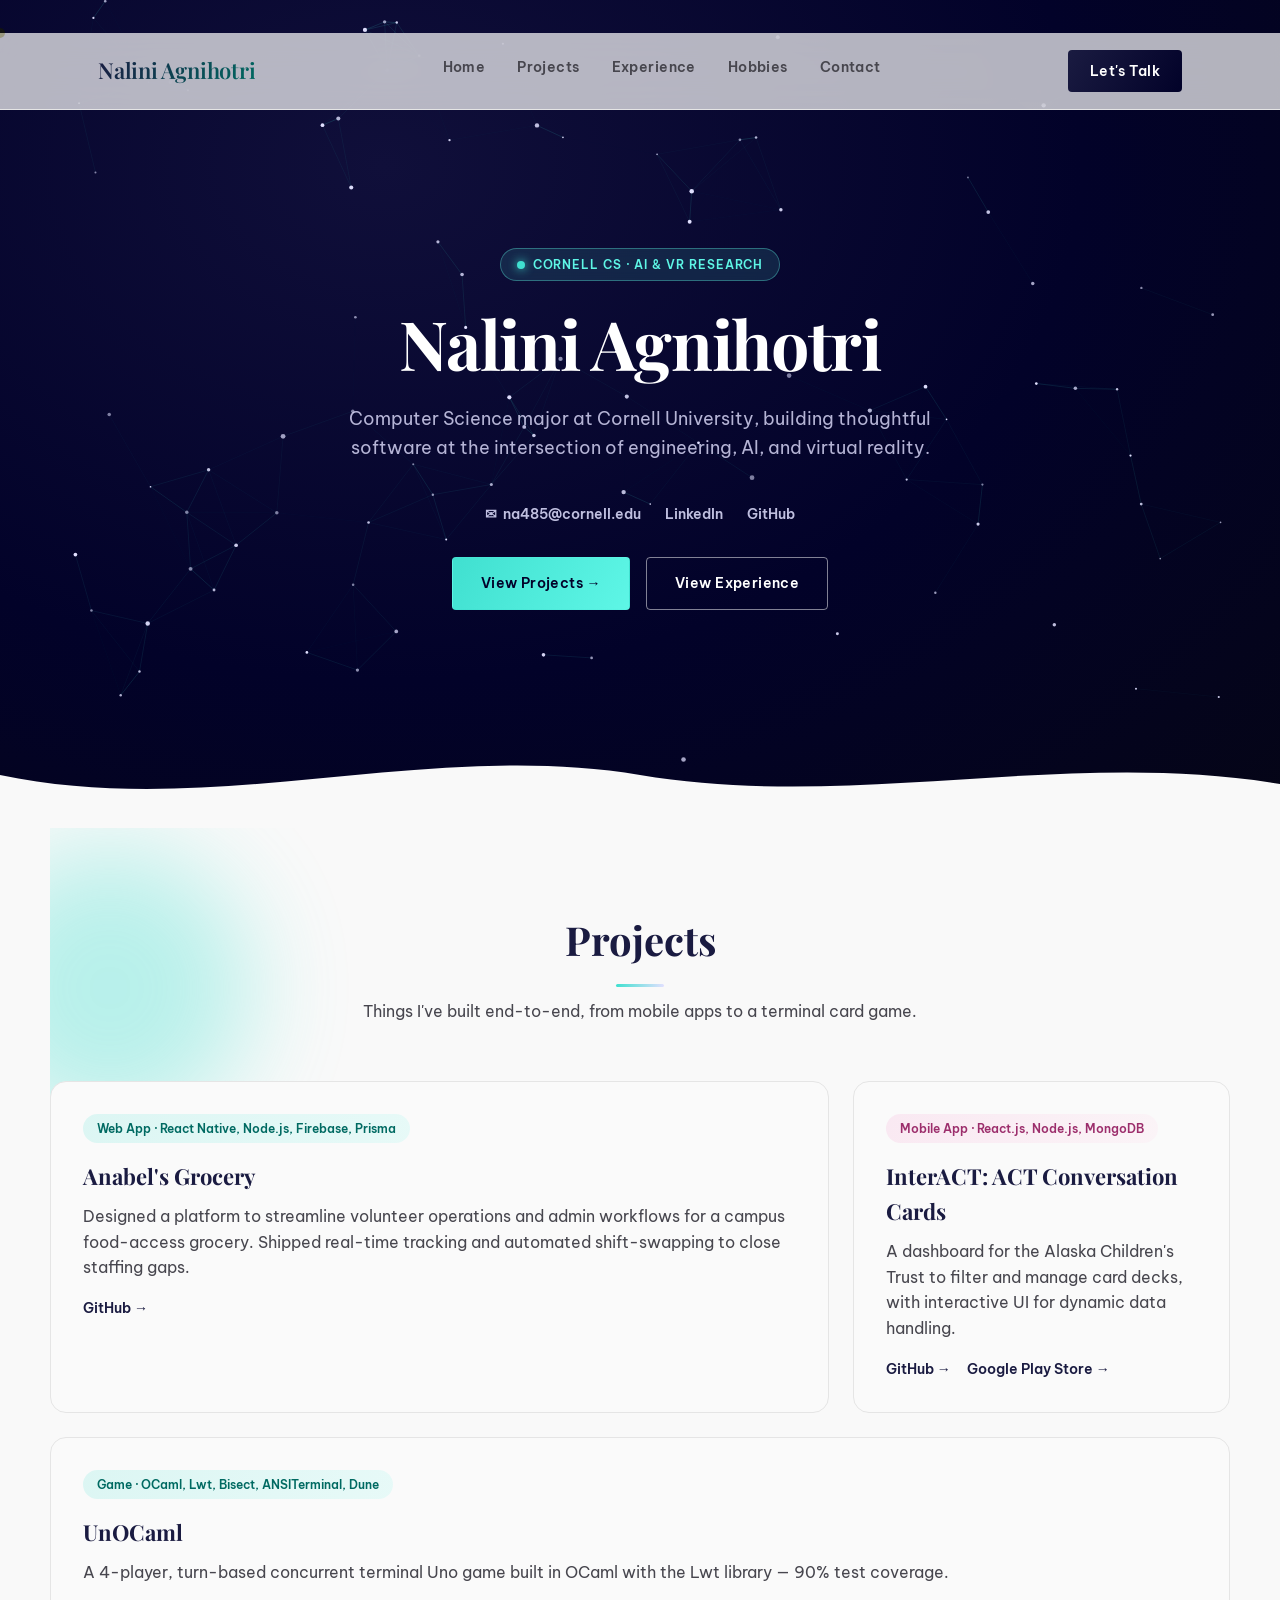
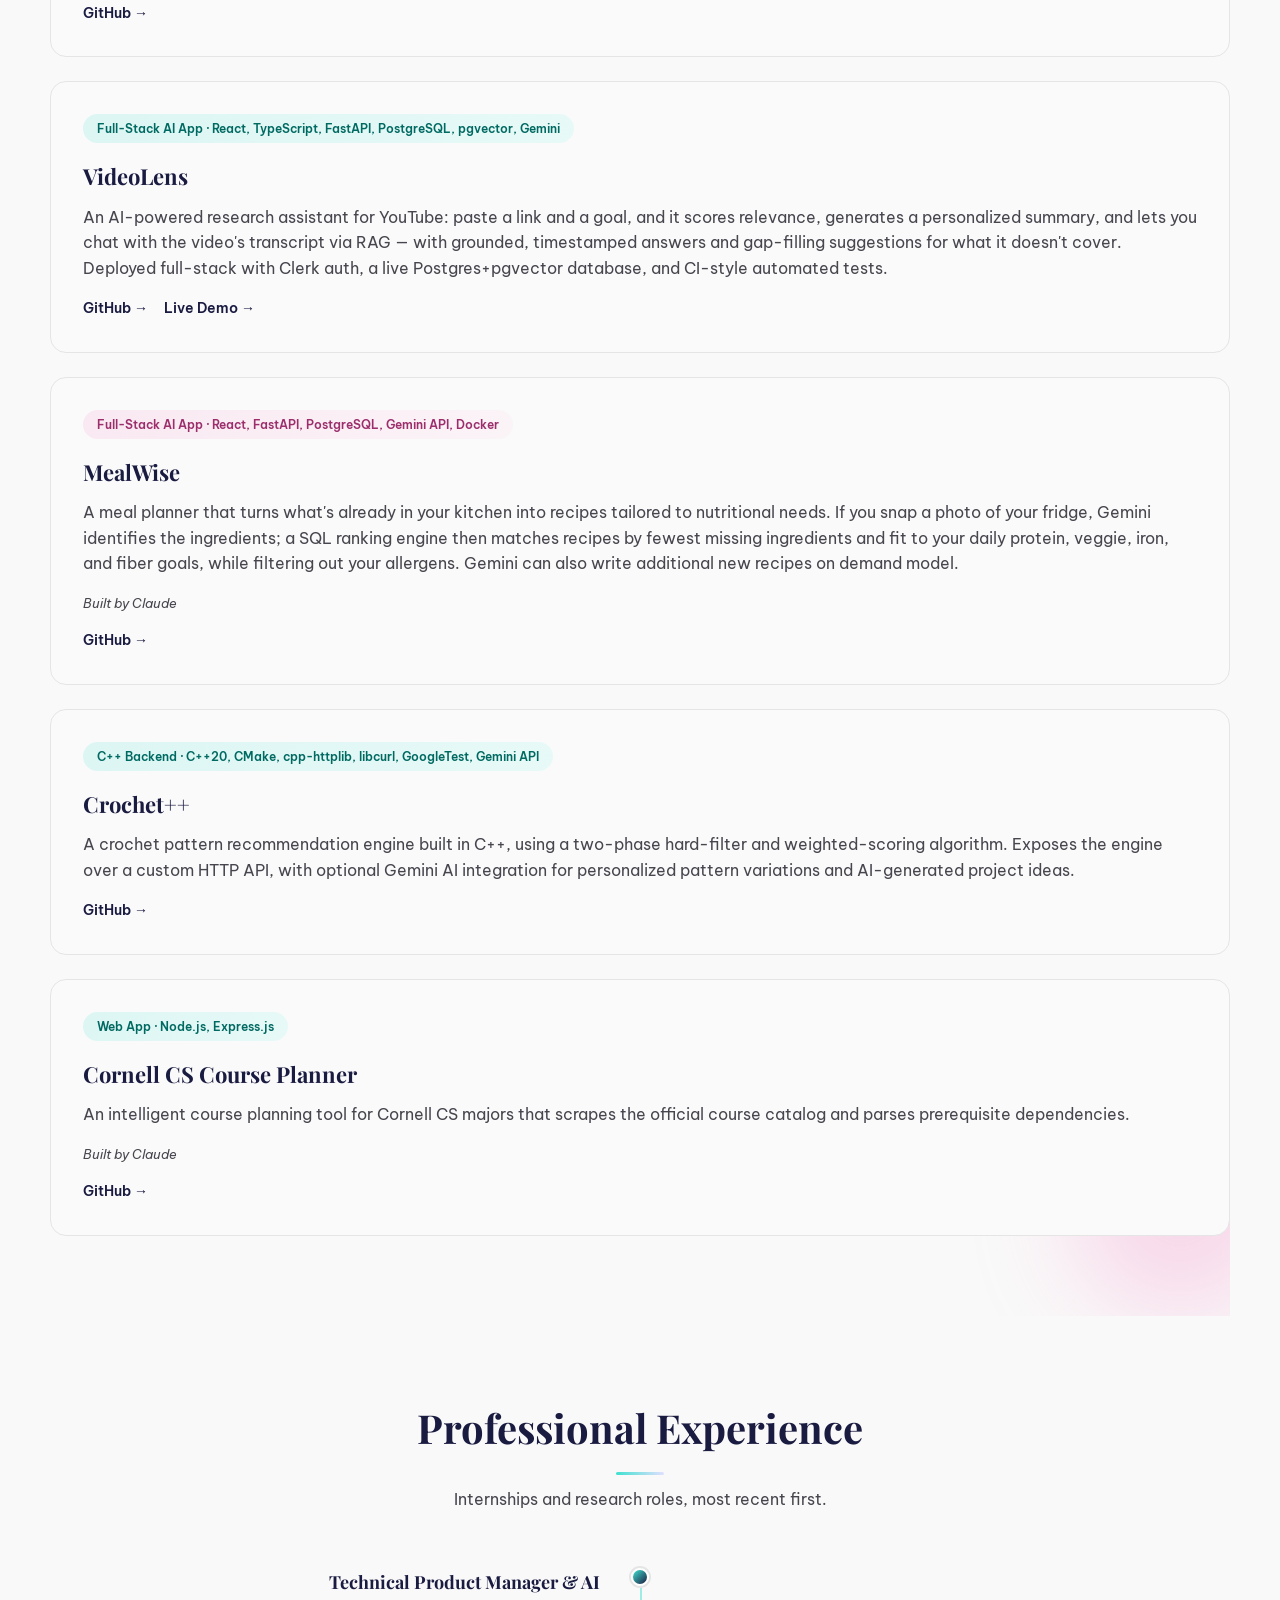
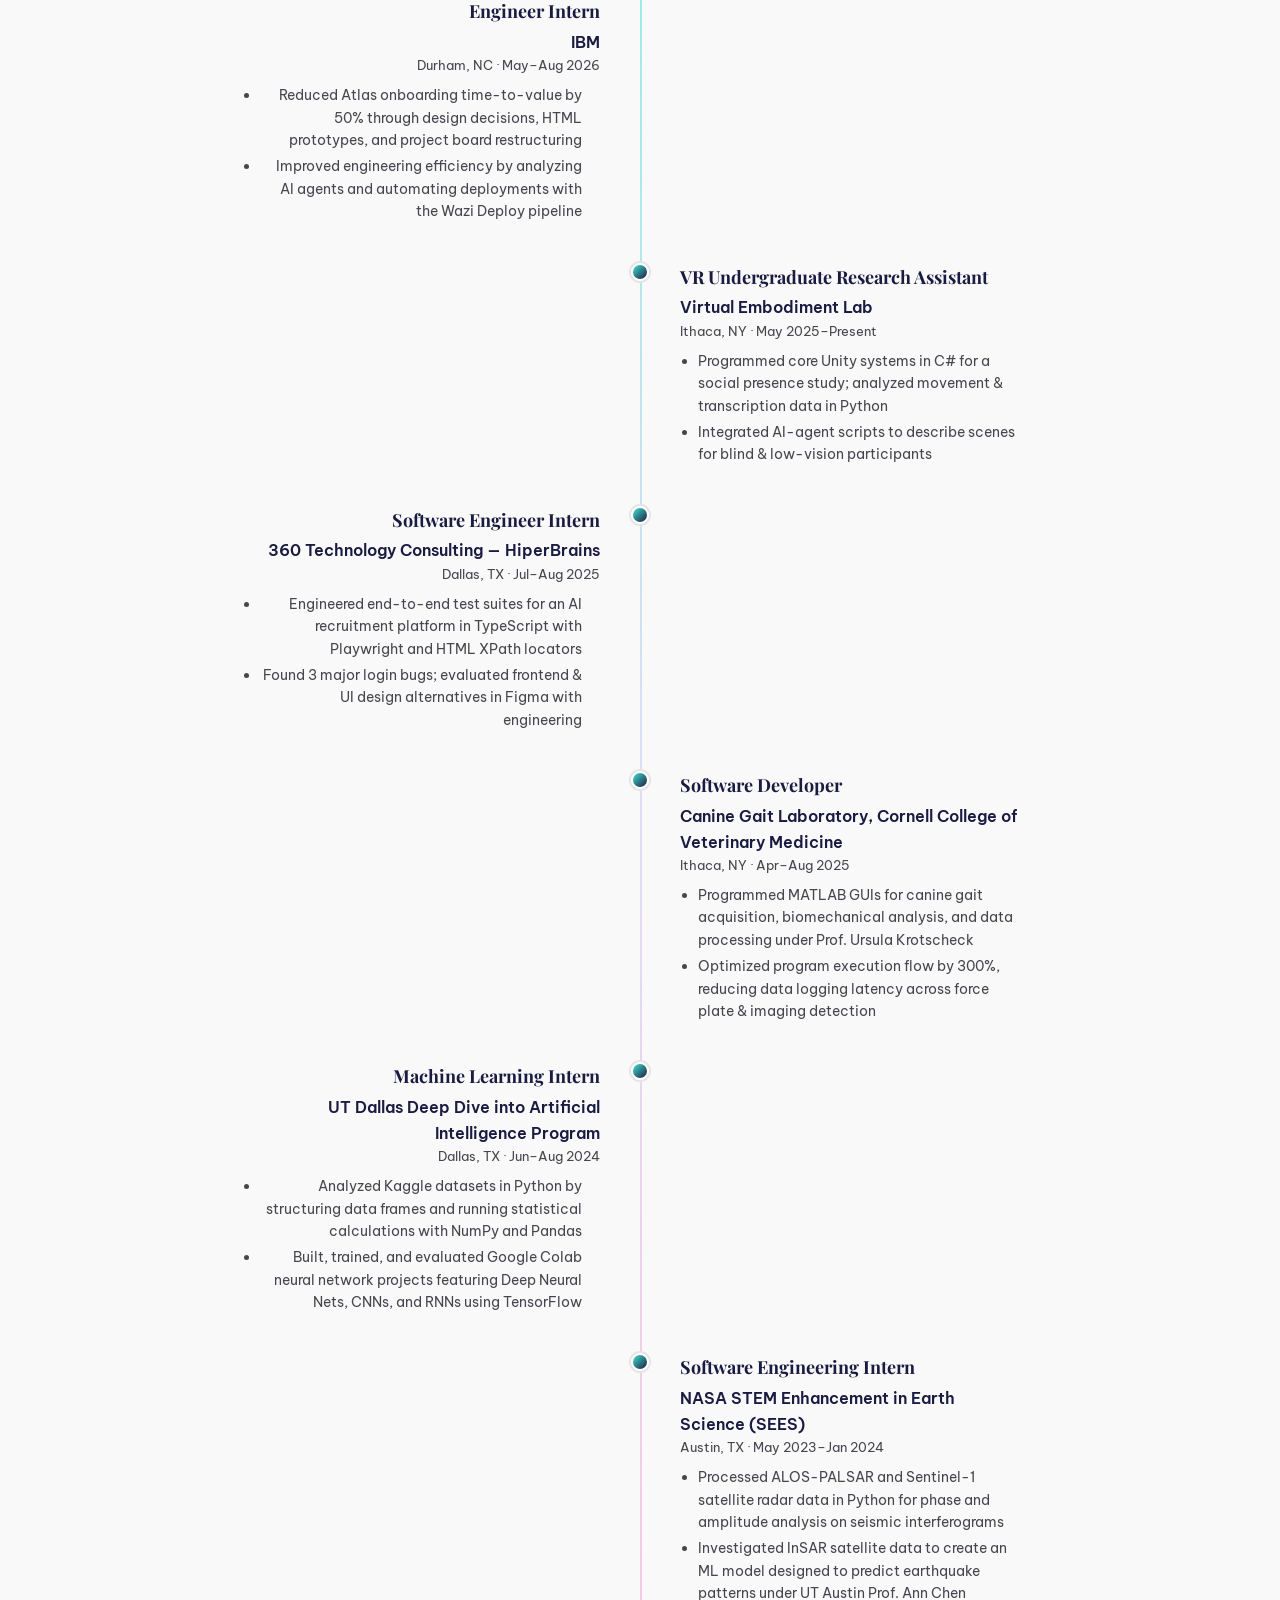
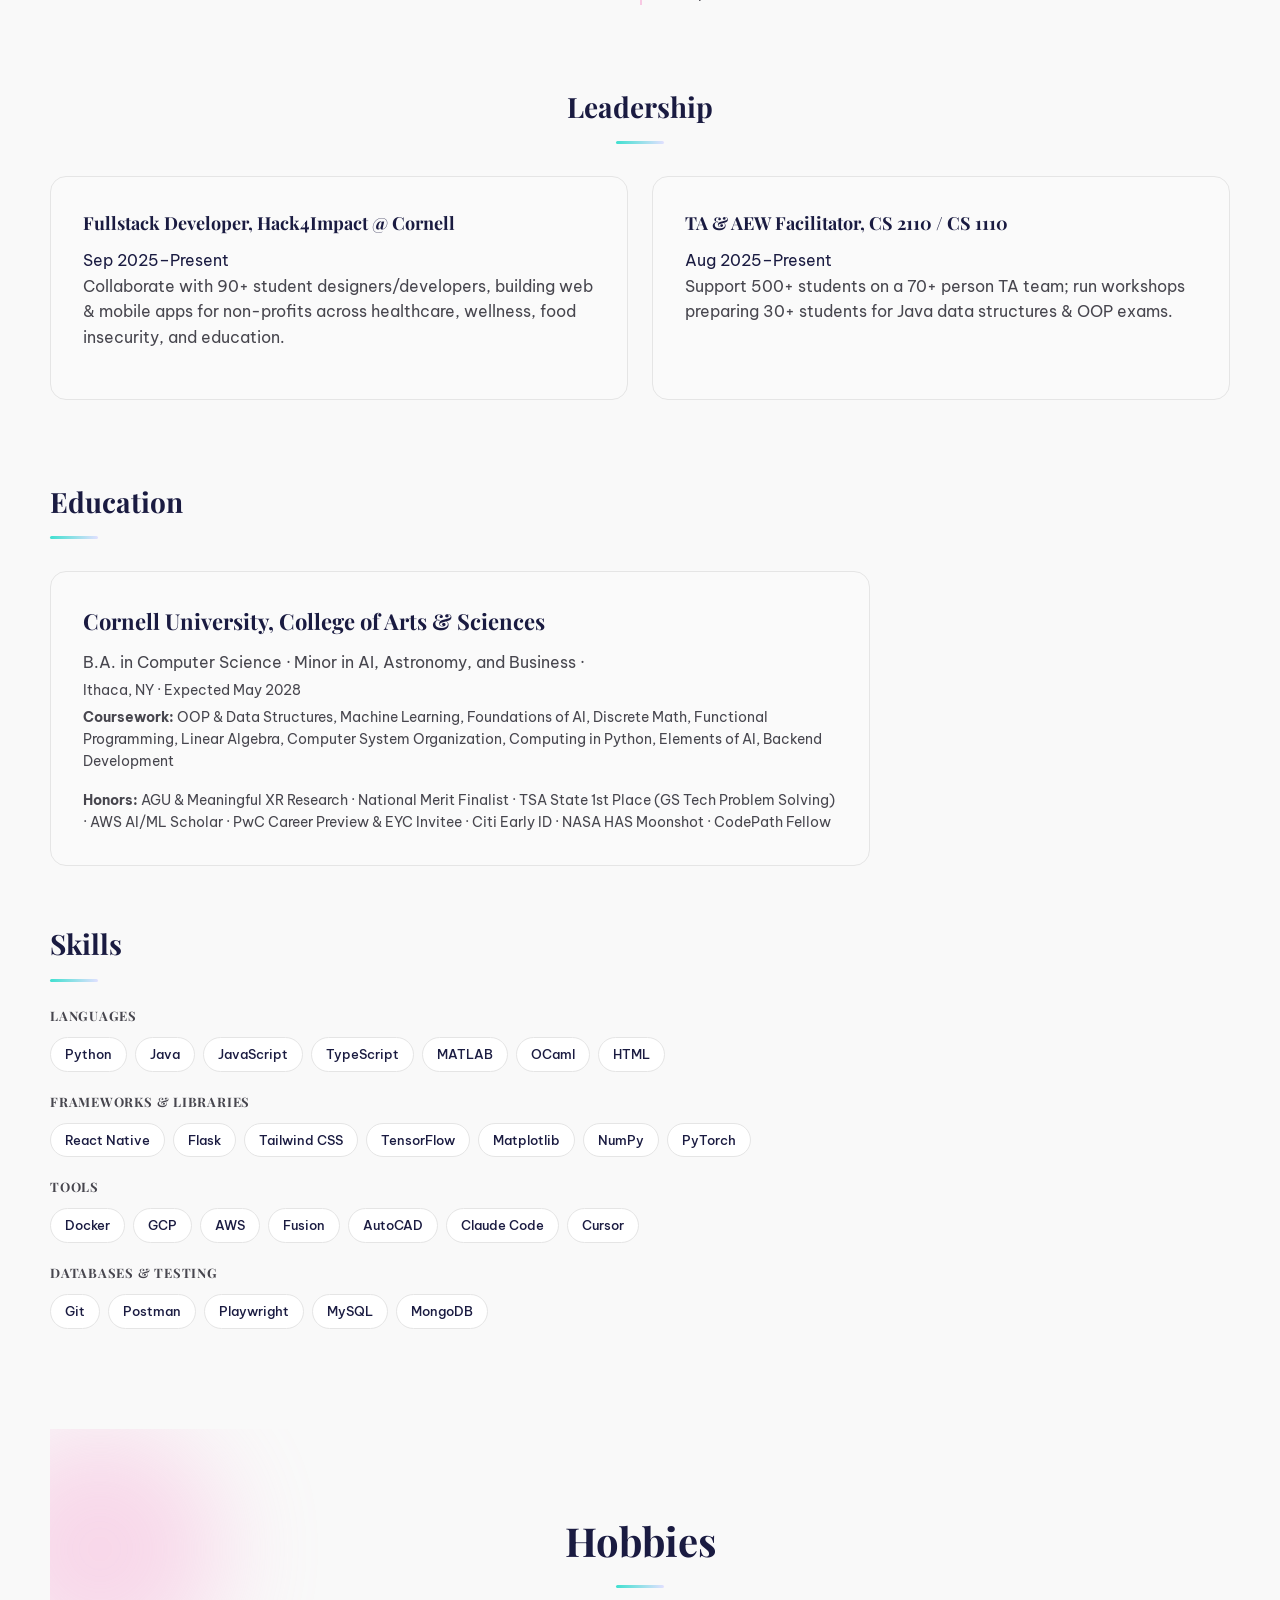
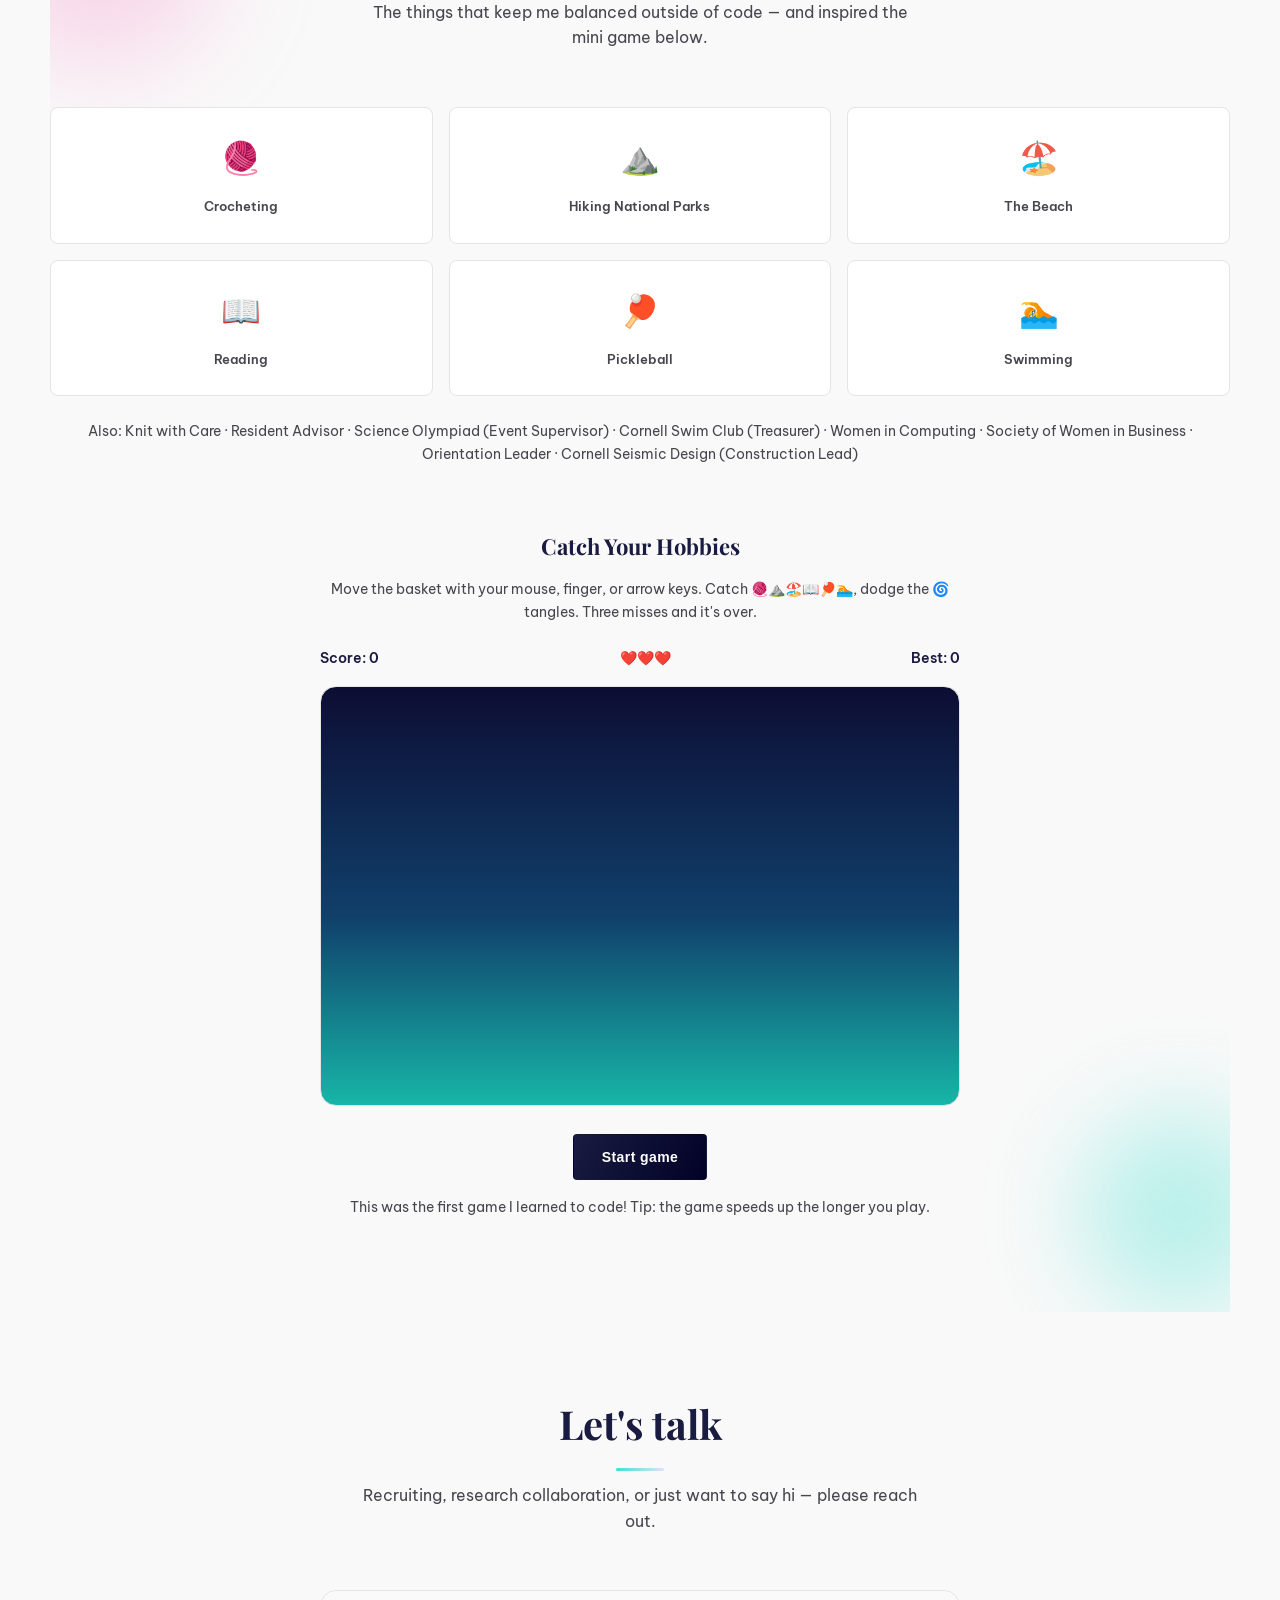
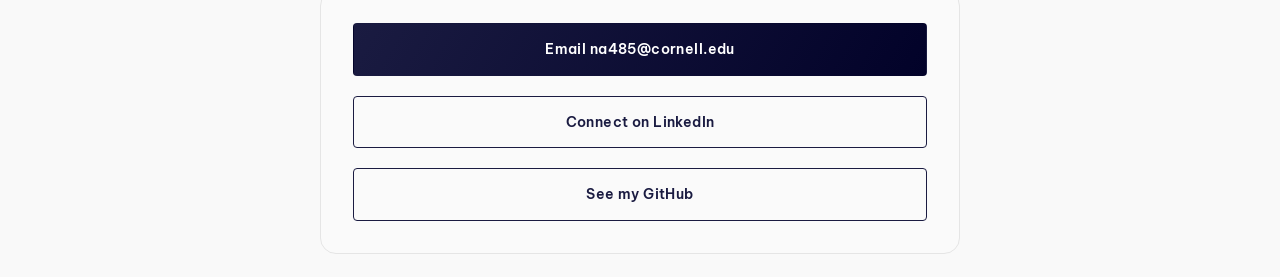
<file: contact.html>
<!DOCTYPE html>
<html lang="en">
<head>
<meta charset="utf-8"/>
<meta http-equiv="refresh" content="0; url=index.html#contact"/>
<link rel="canonical" href="index.html#contact"/>
<title>Redirecting…</title>
</head>
<body>
<p>This page moved — redirecting to <a href="index.html#contact">index.html#contact</a>.</p>
</body>
</html>
</file>
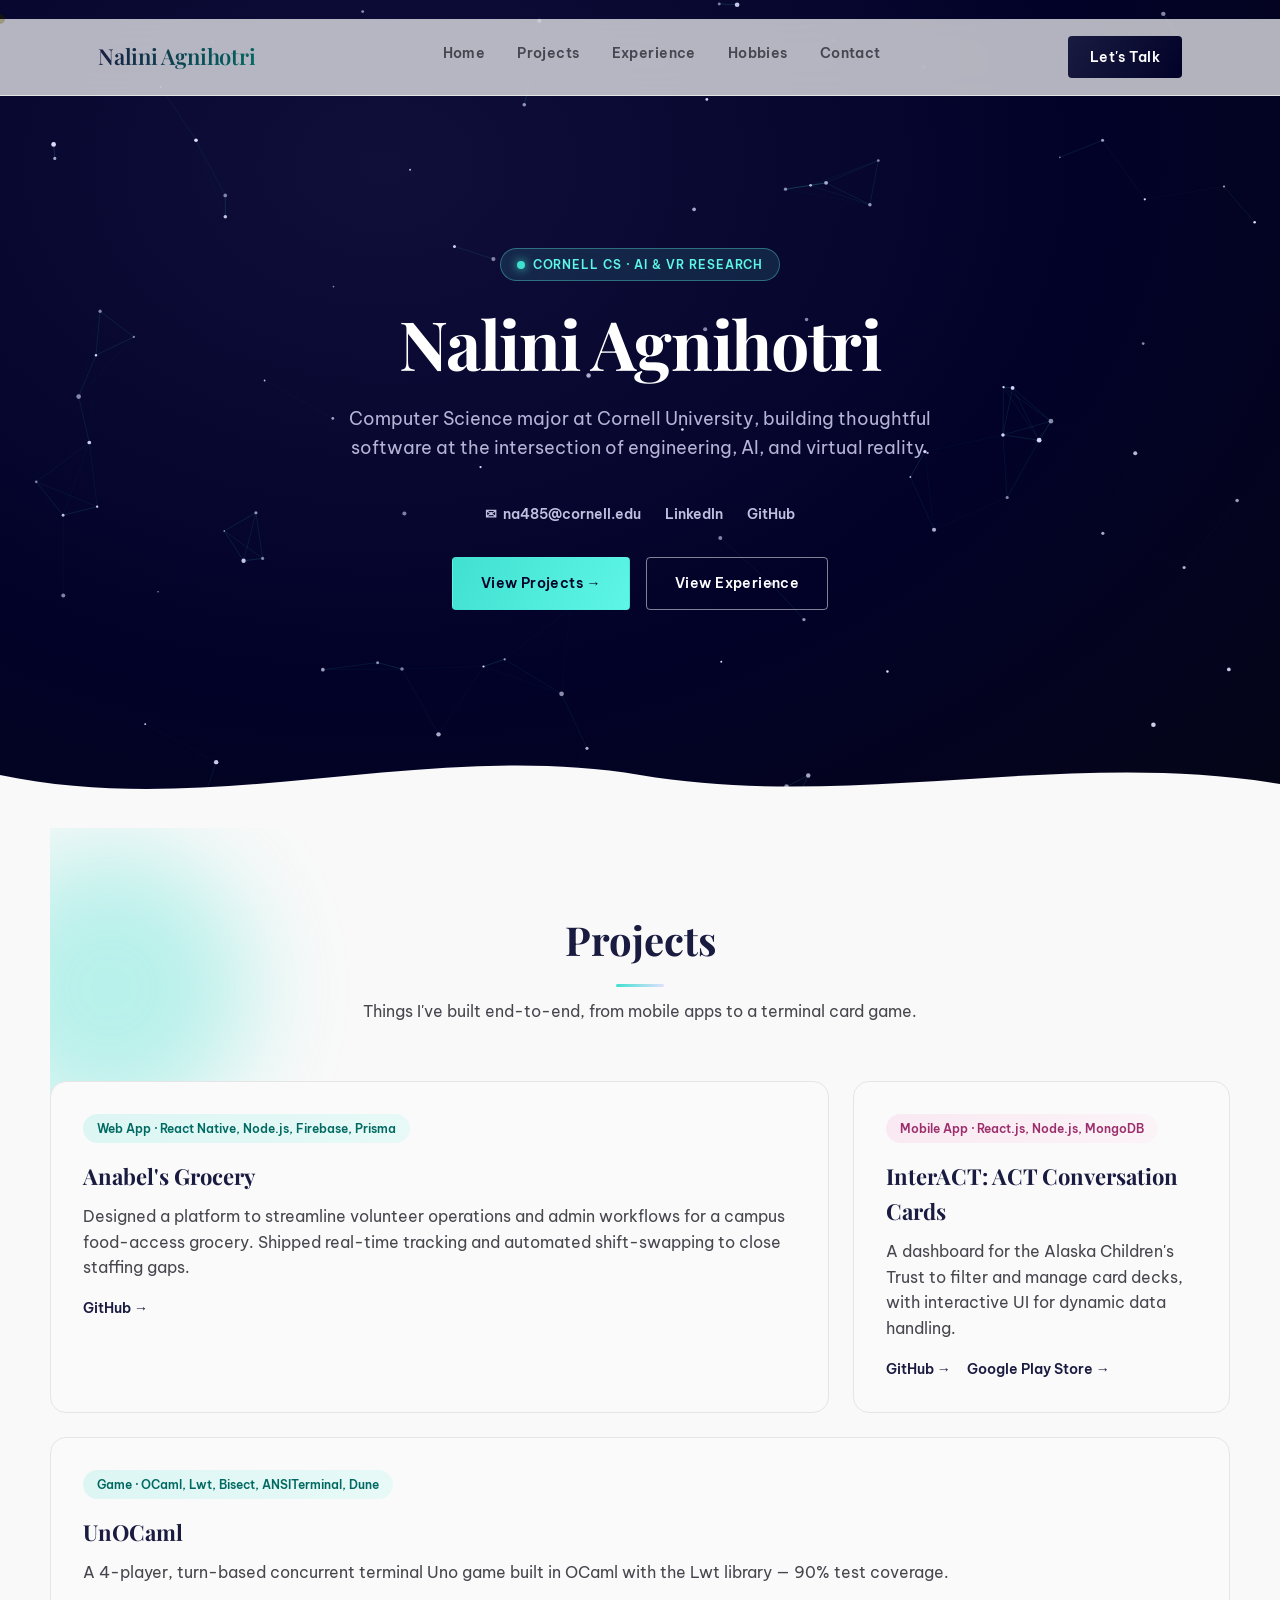
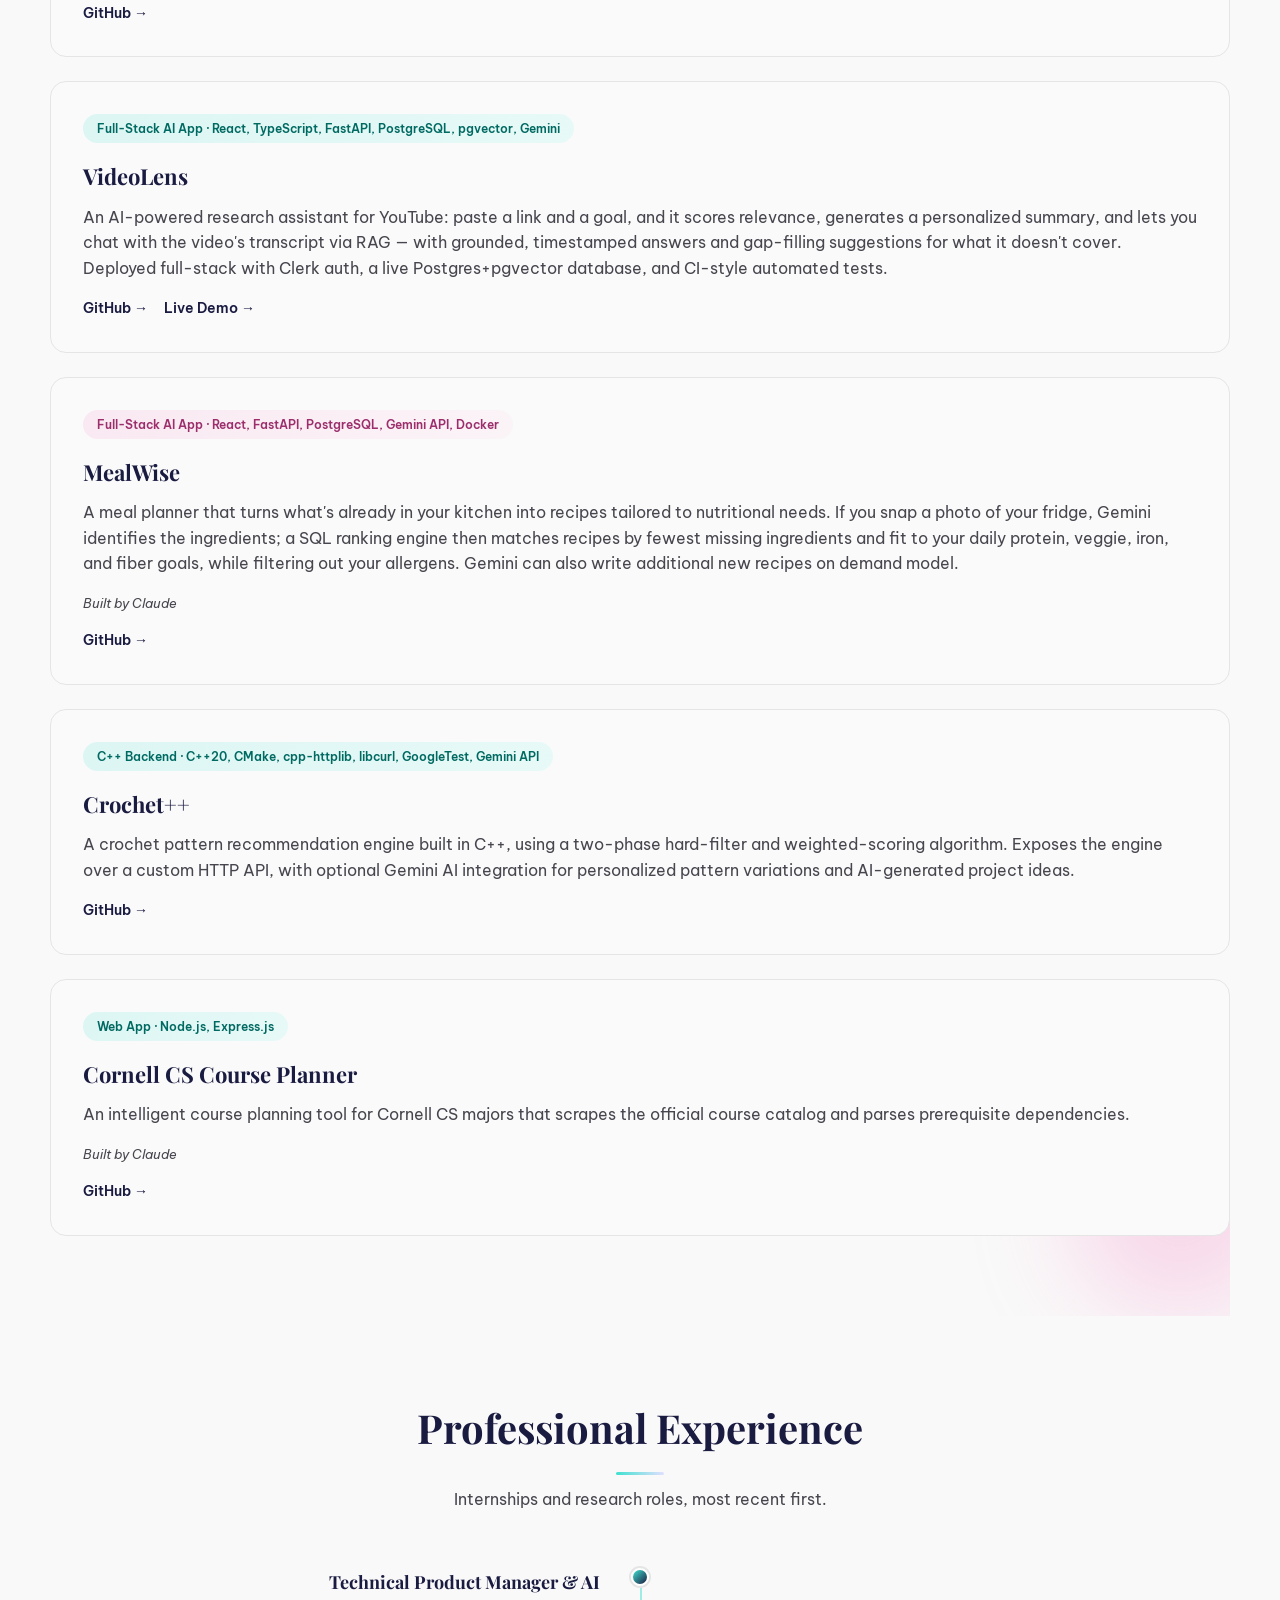
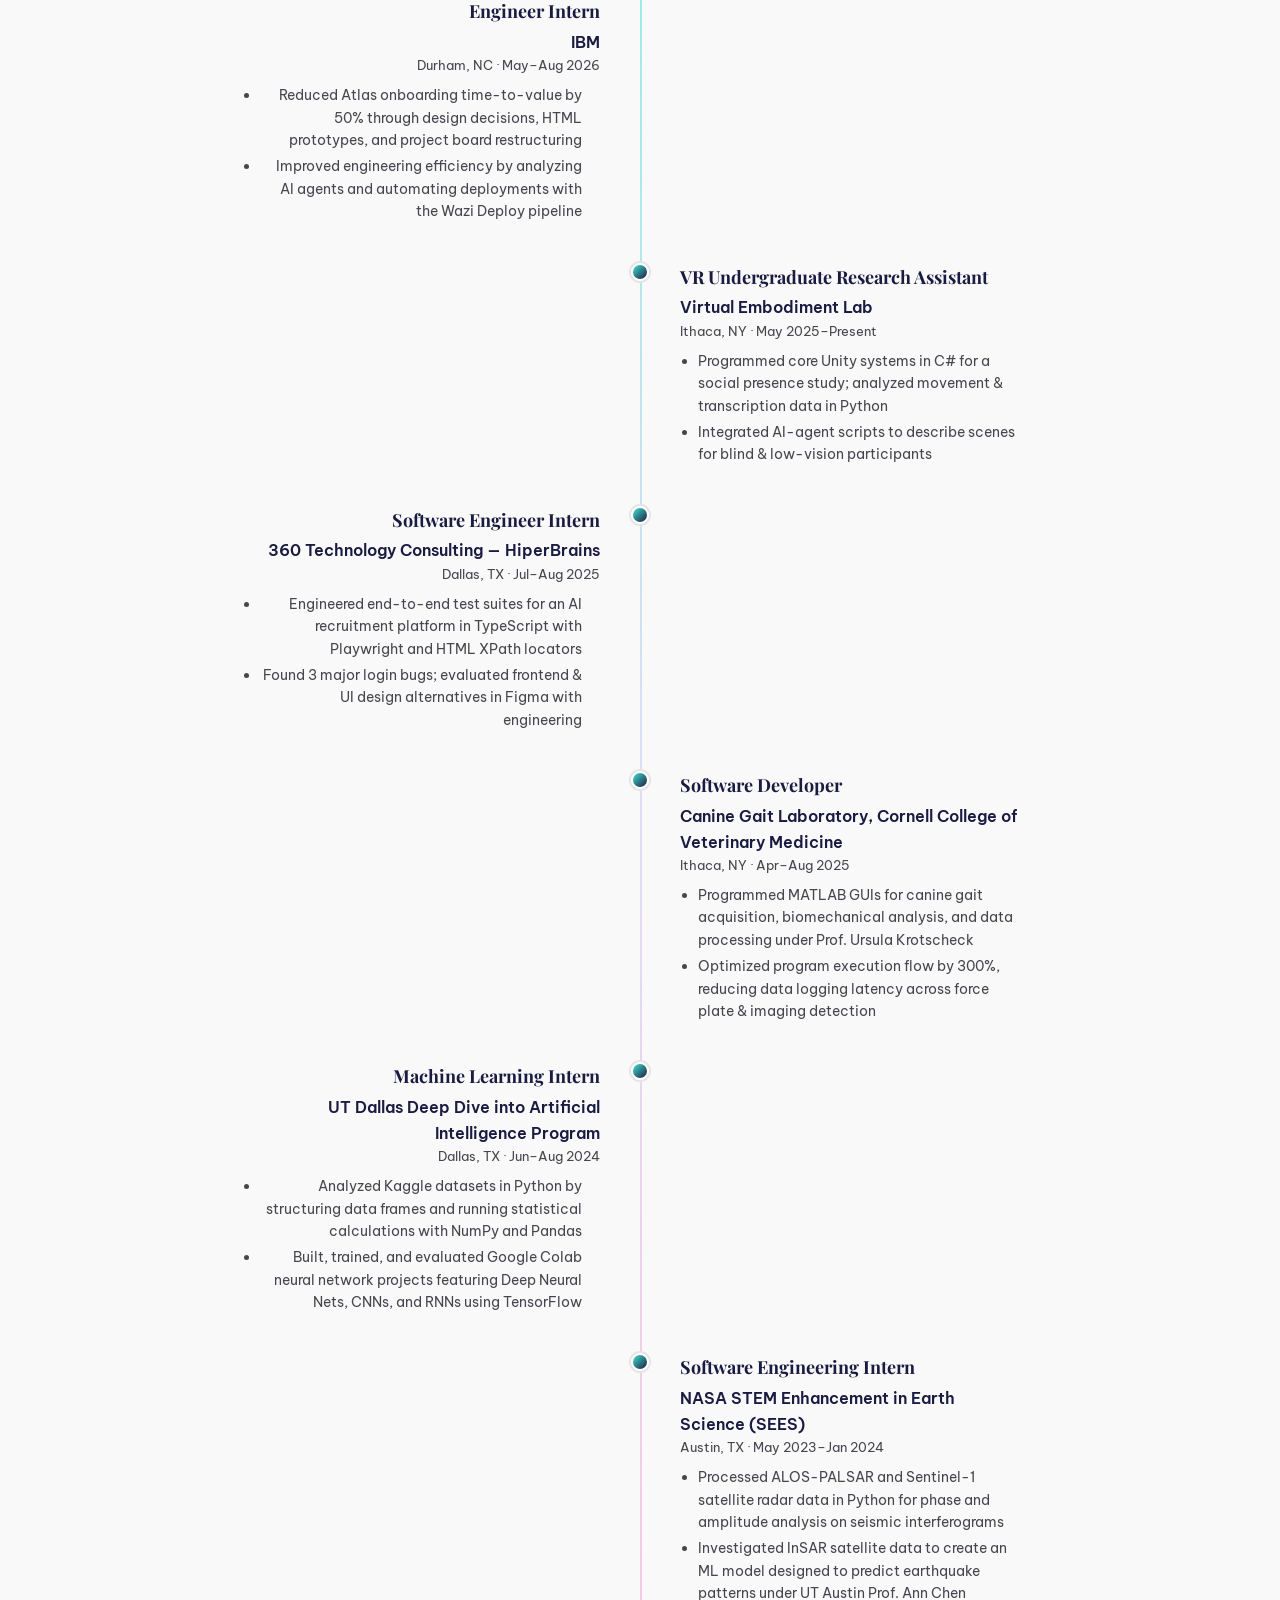
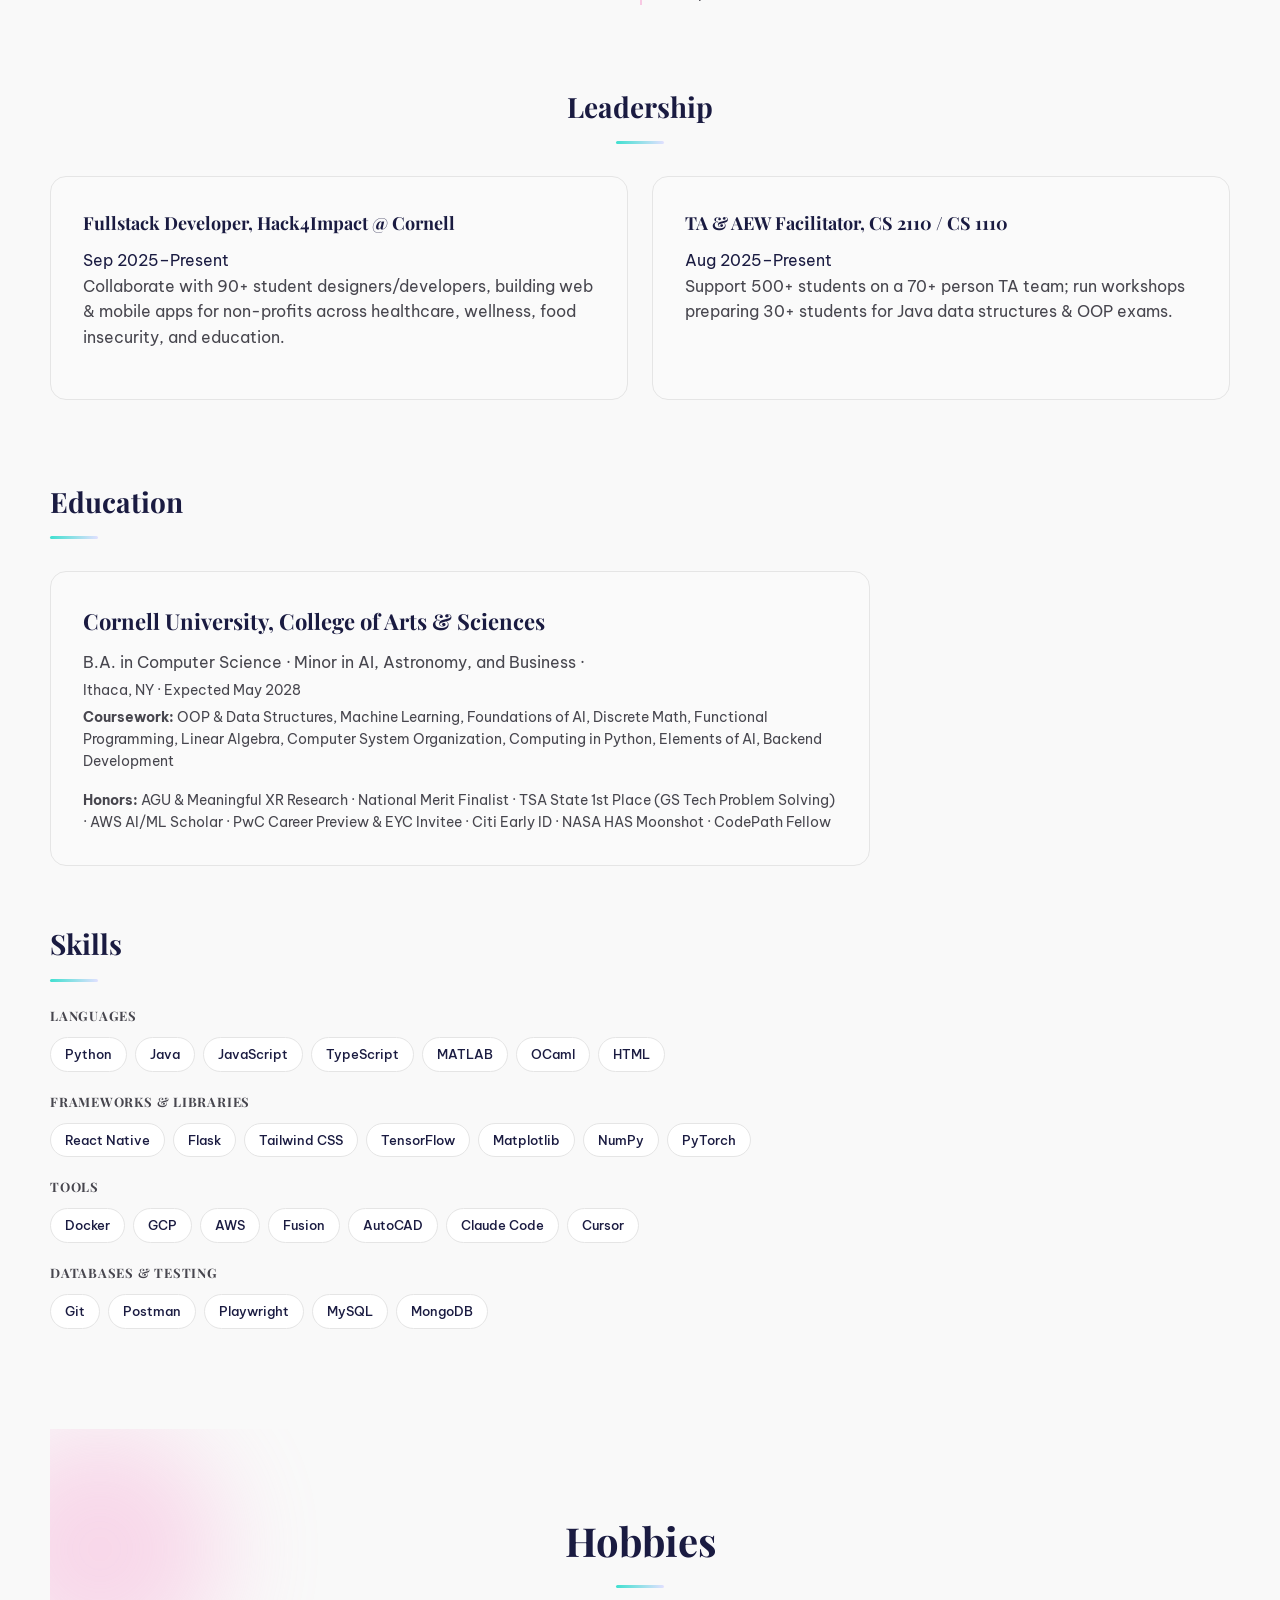
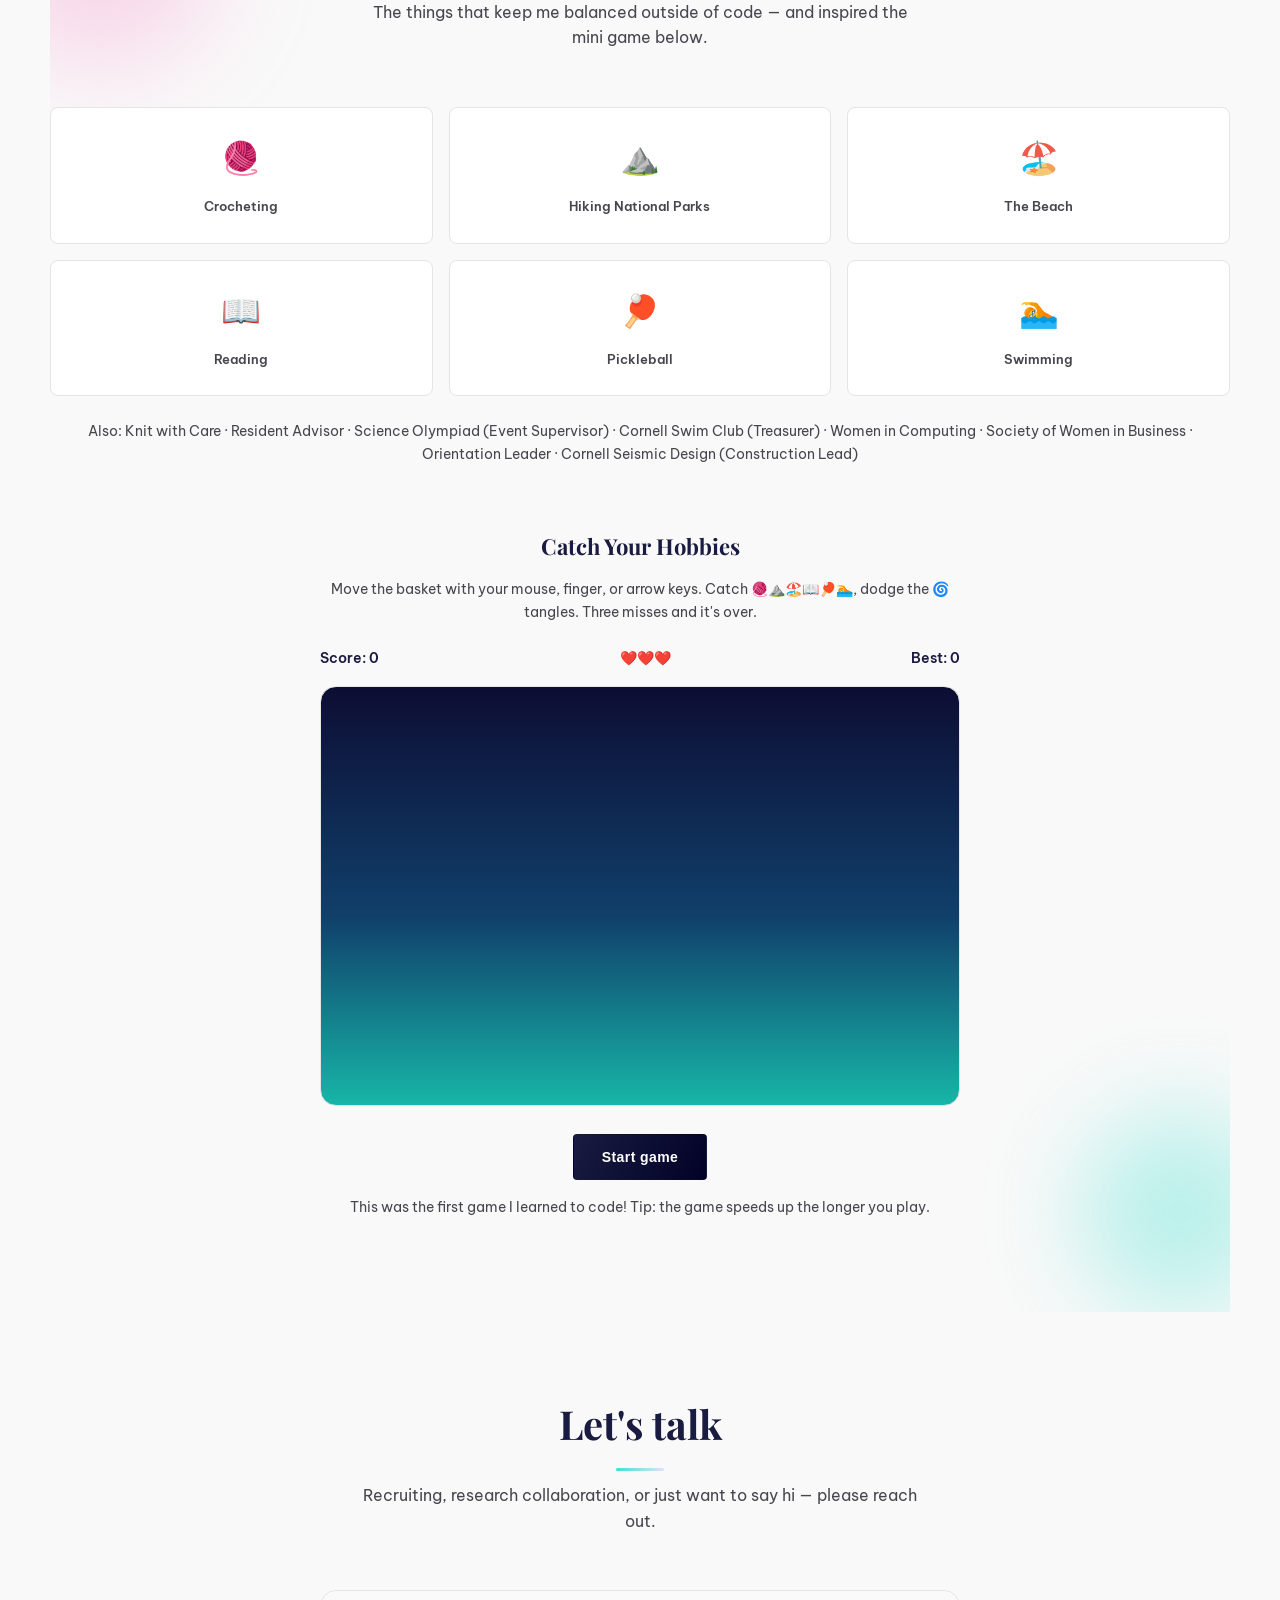
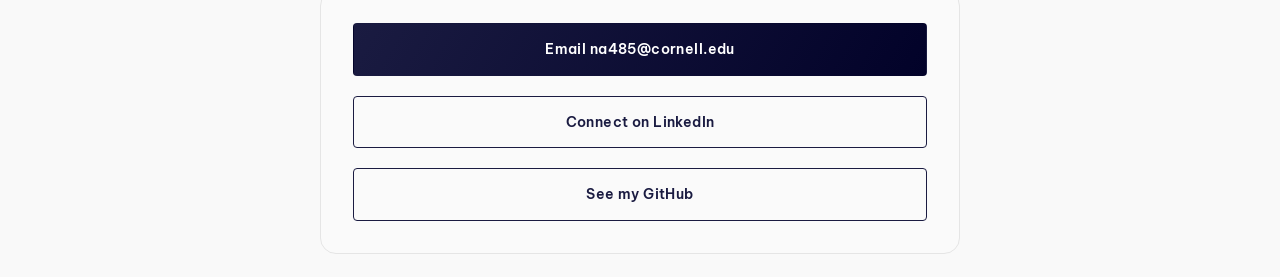
<file: play.html>
<!DOCTYPE html>
<html lang="en">
<head>
<meta charset="utf-8"/>
<meta http-equiv="refresh" content="0; url=index.html#hobbies"/>
<link rel="canonical" href="index.html#hobbies"/>
<title>Redirecting…</title>
</head>
<body>
<p>This page moved — redirecting to <a href="index.html#hobbies">index.html#hobbies</a>.</p>
</body>
</html>
</file>
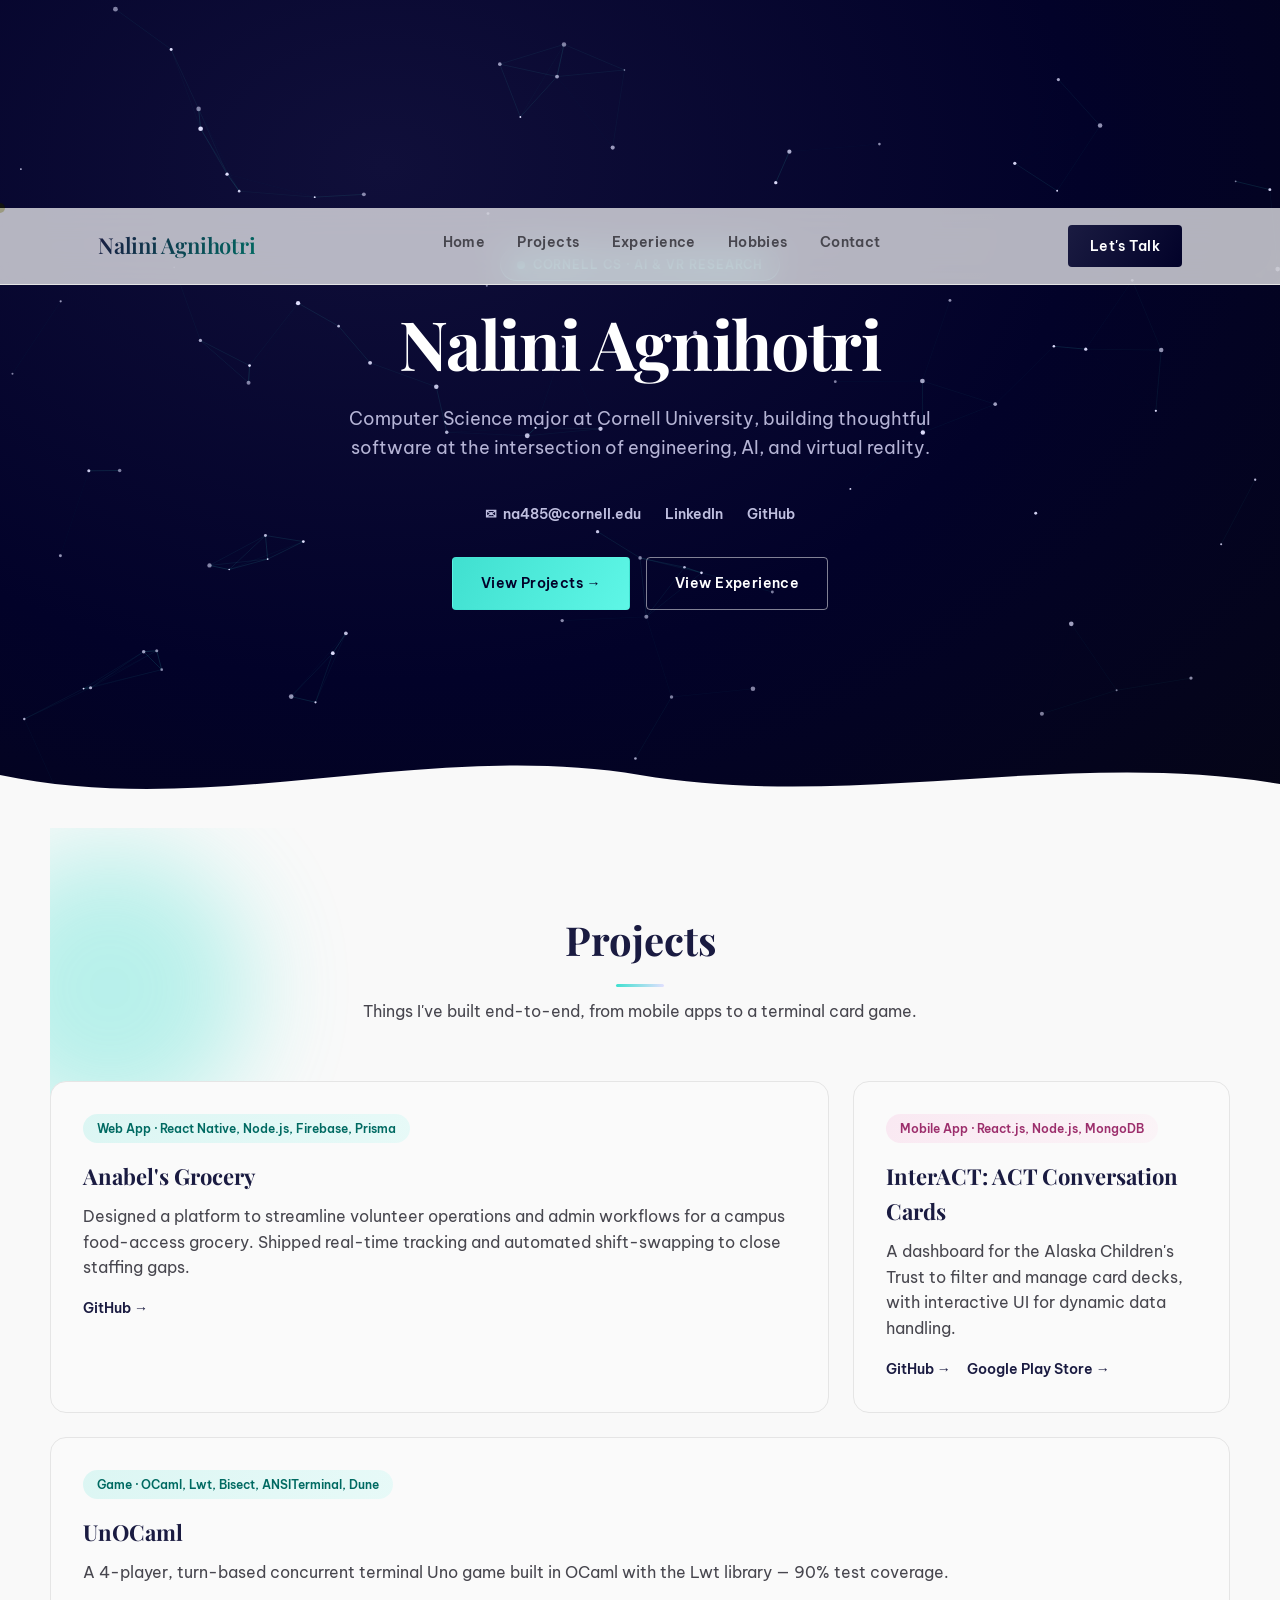
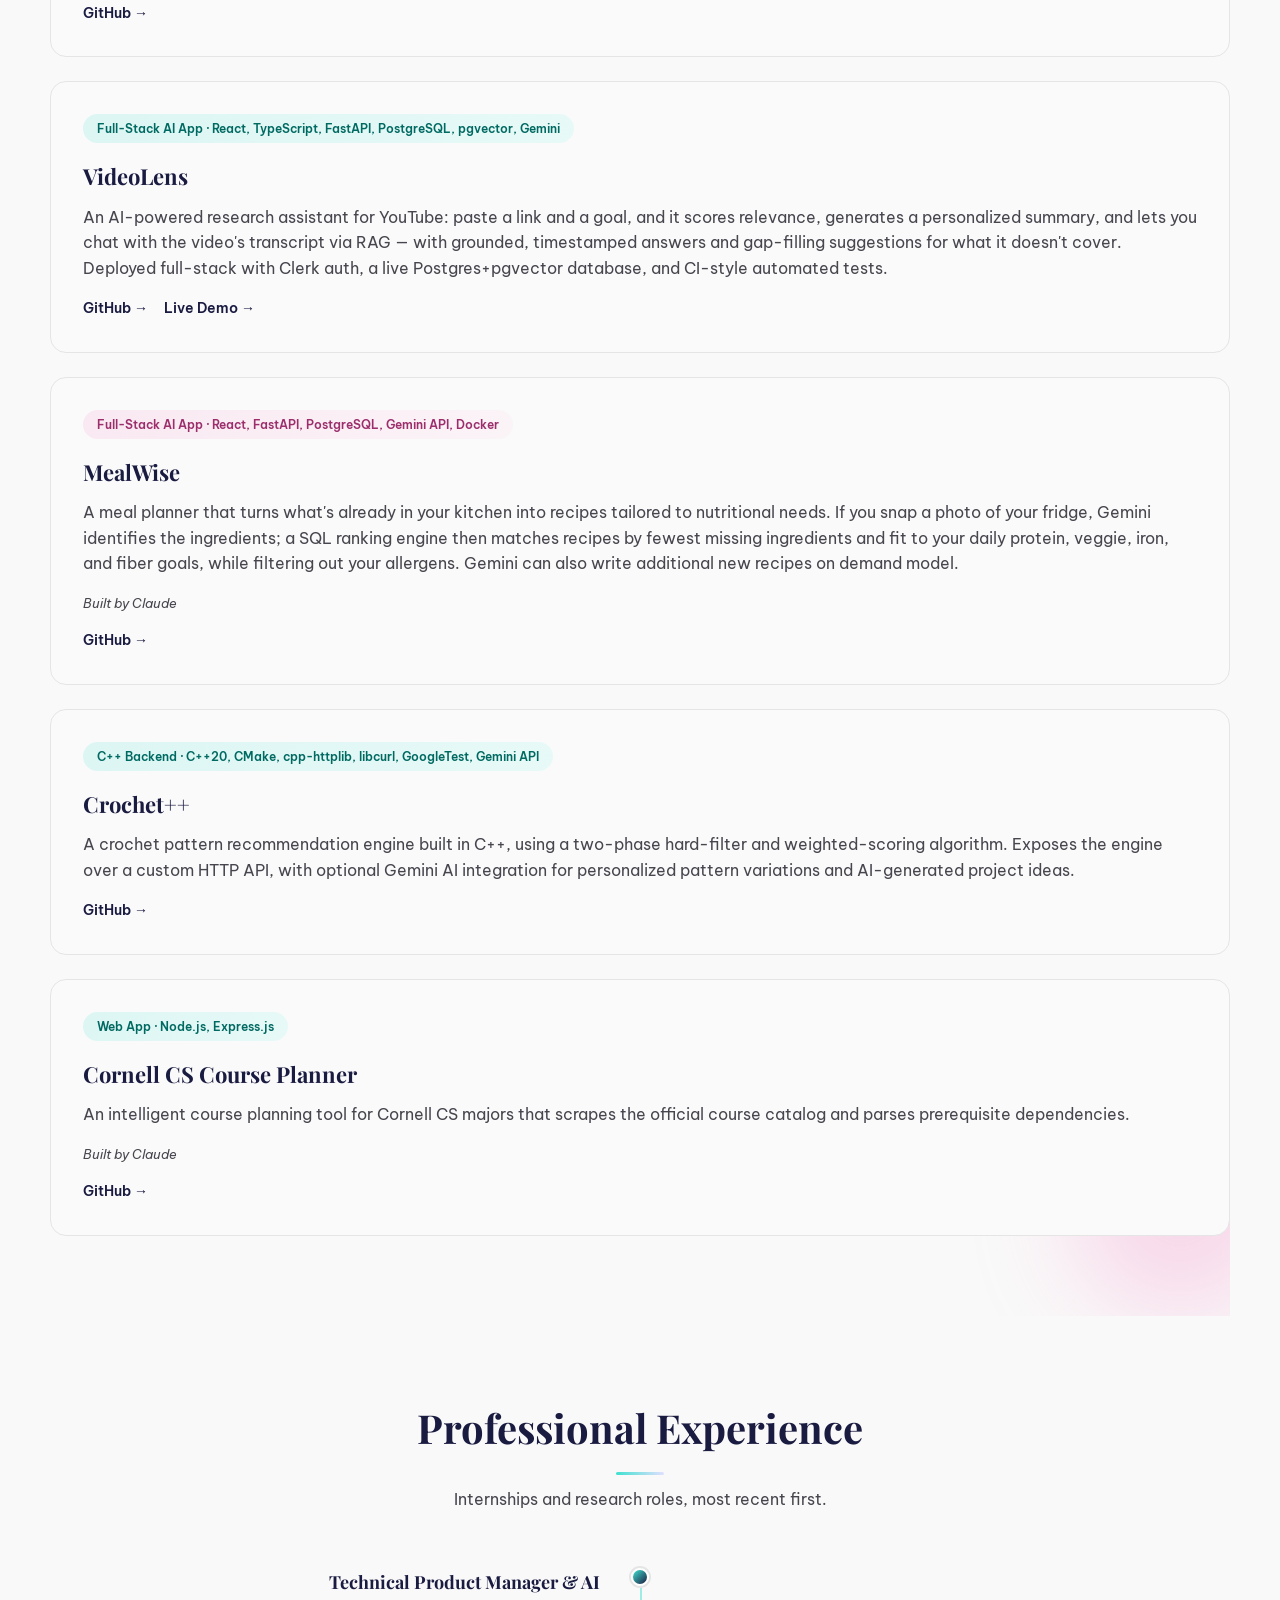
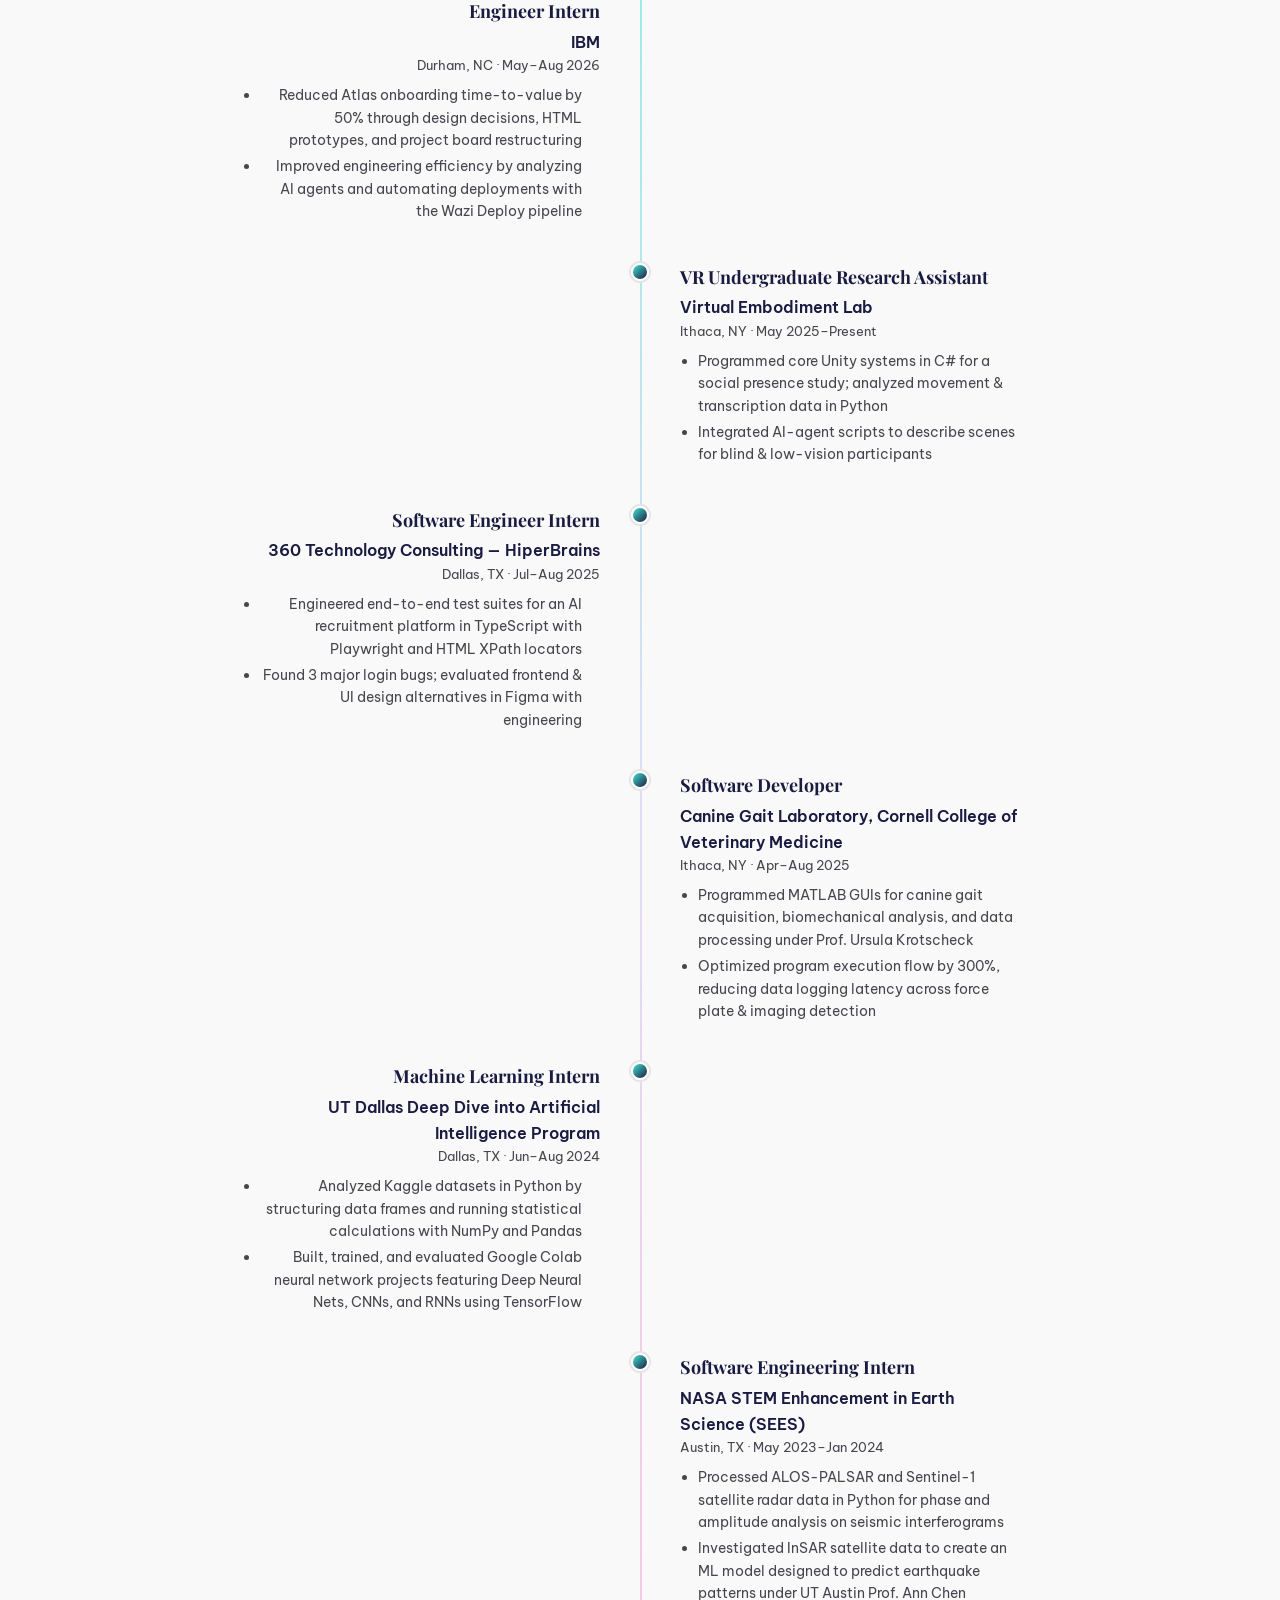
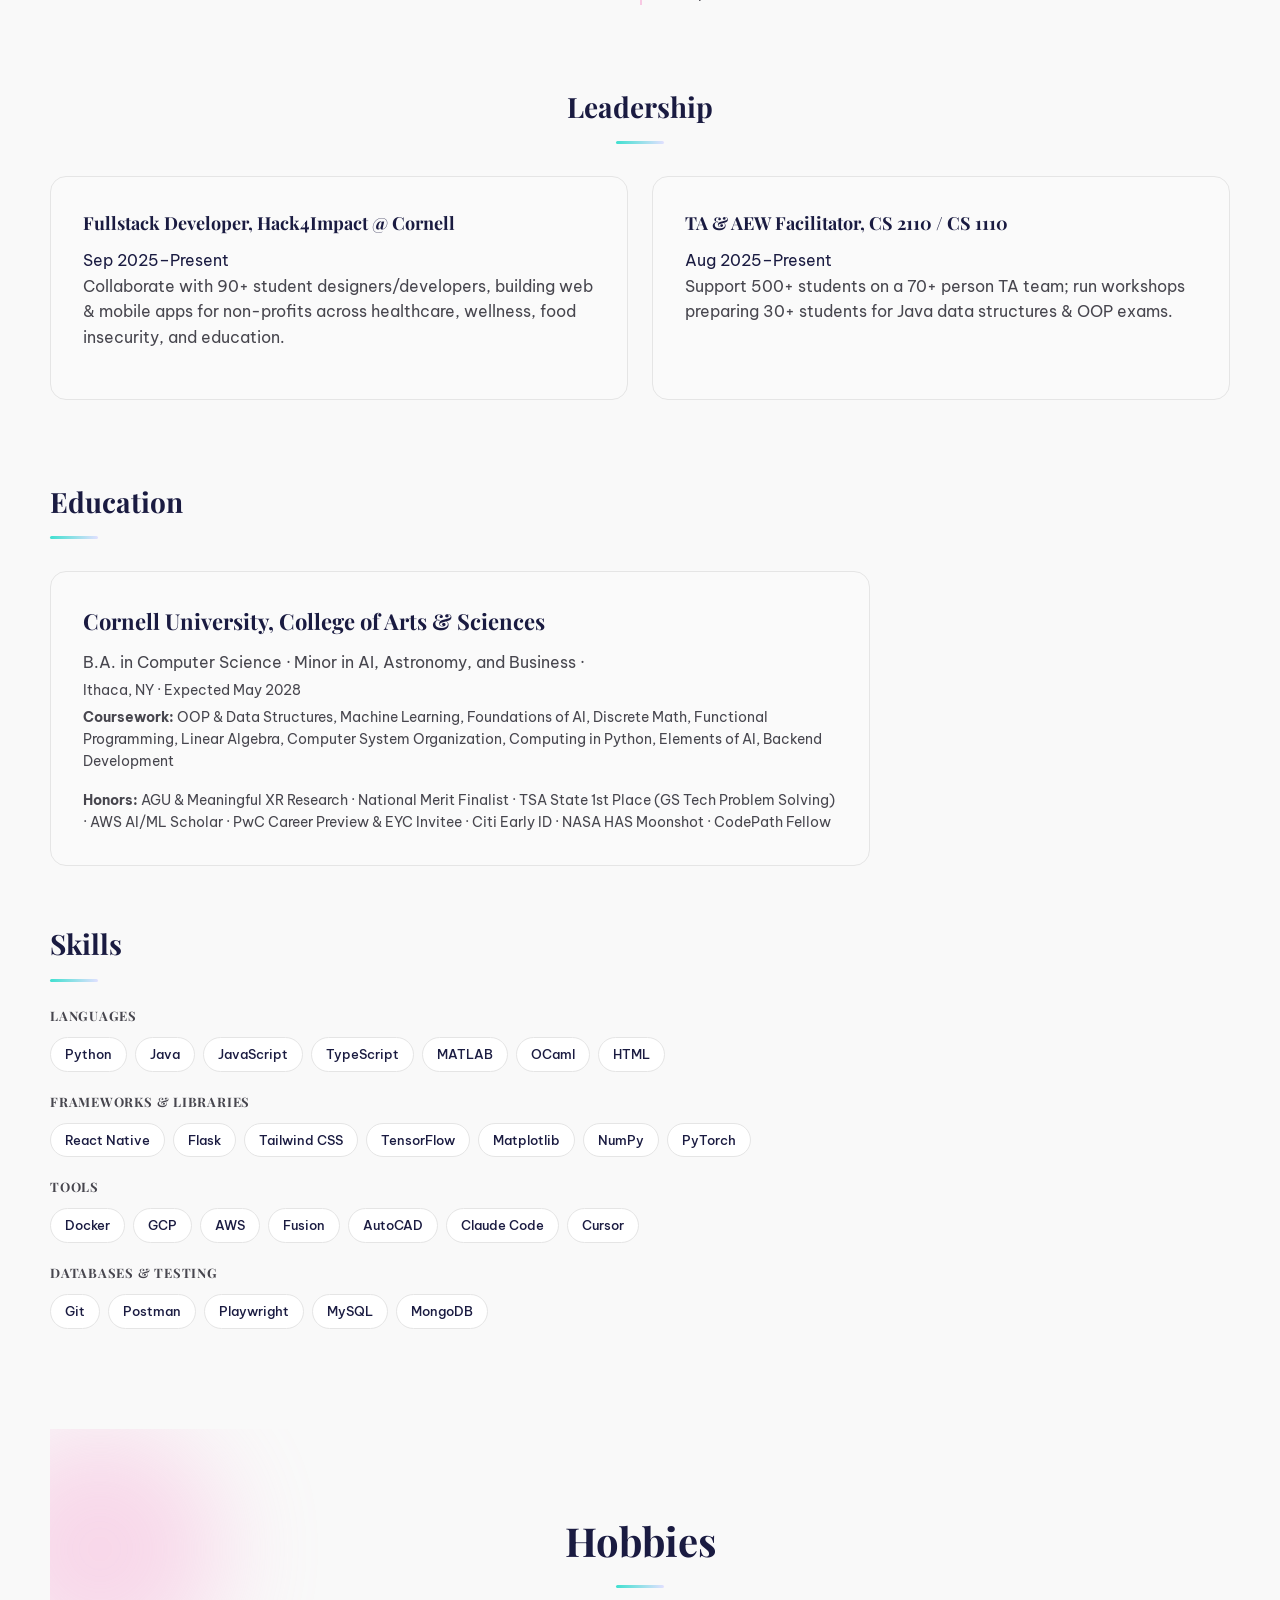
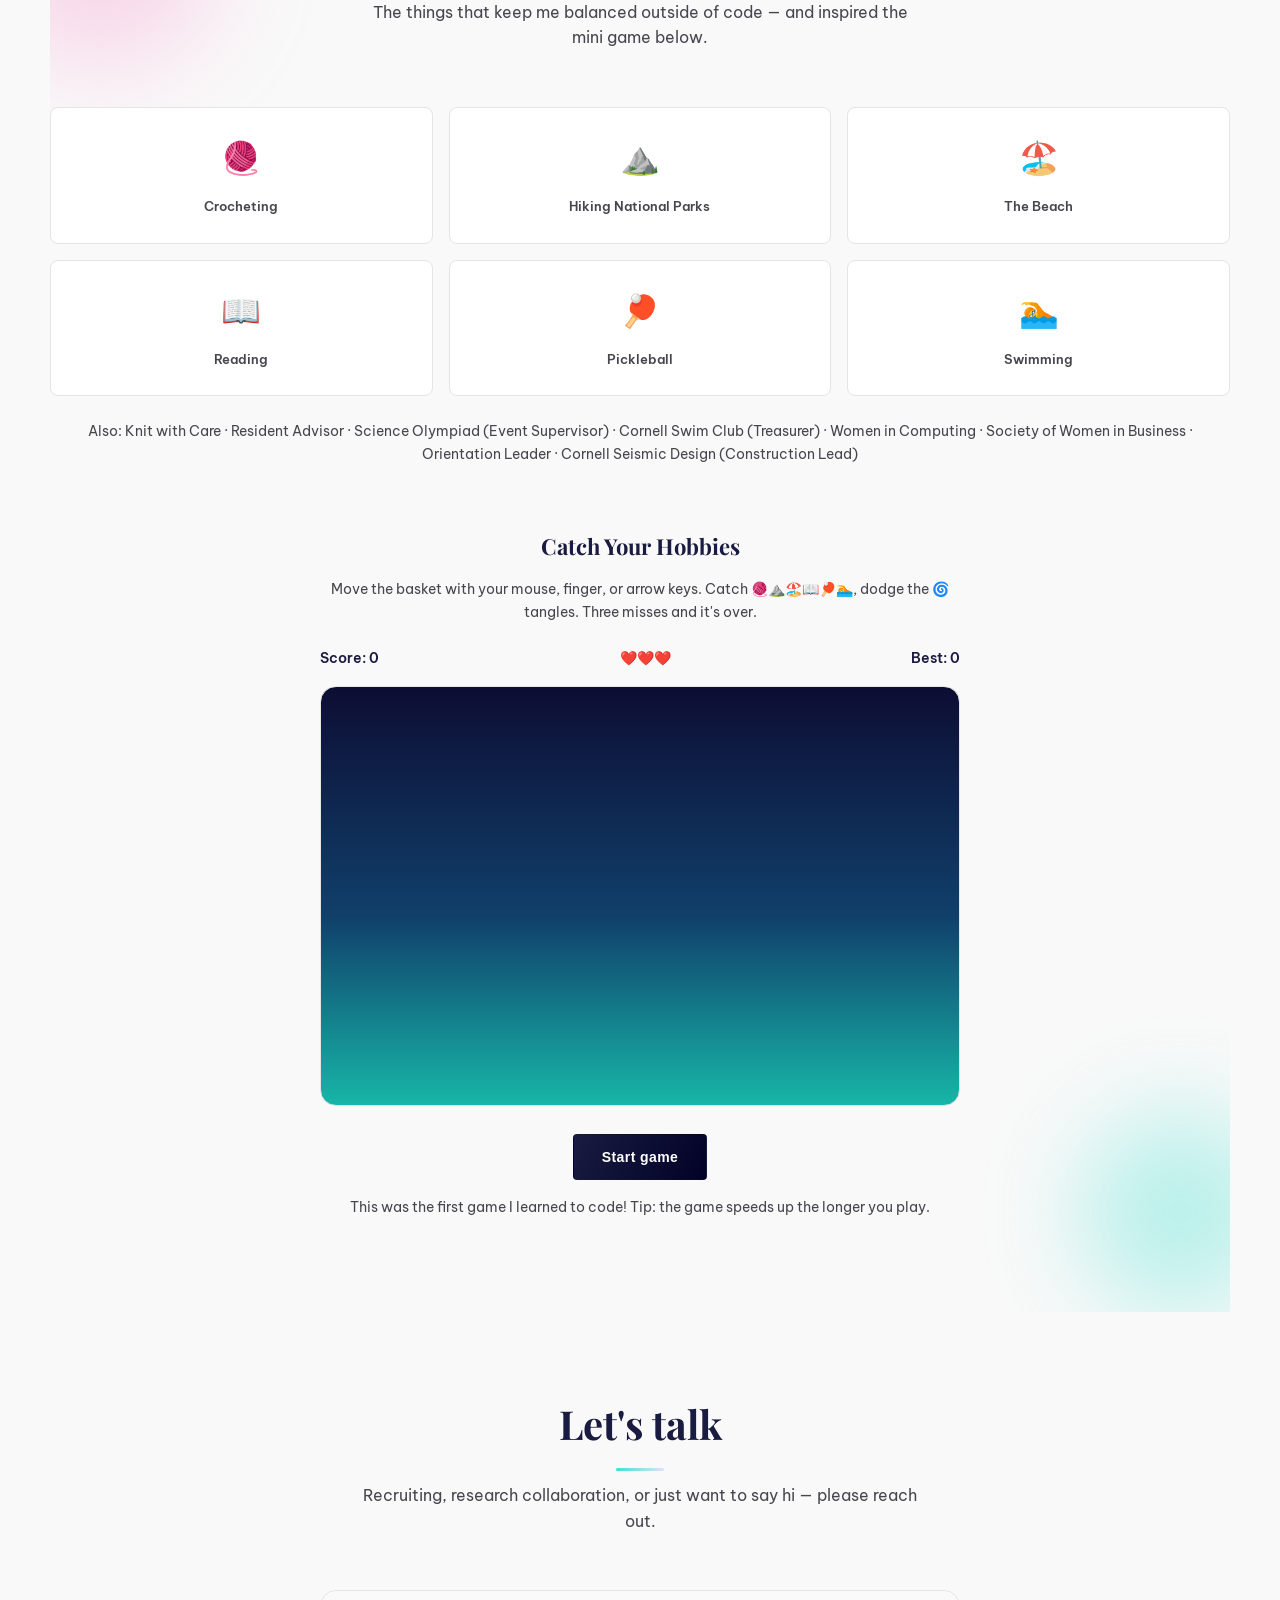
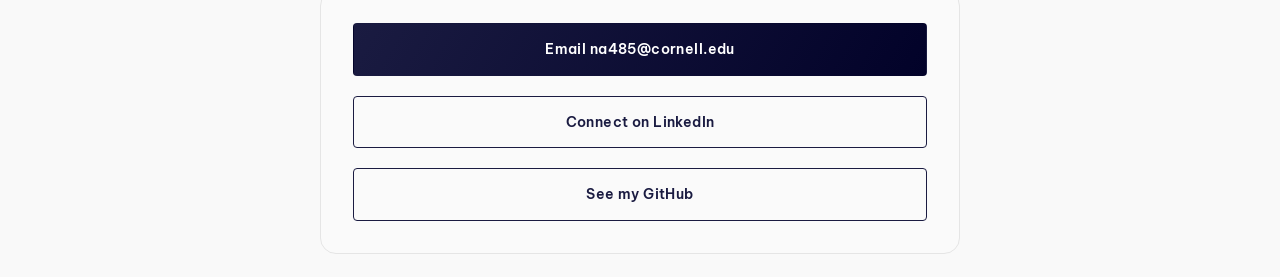
<file: work.html>
<!DOCTYPE html>
<html lang="en">
<head>
<meta charset="utf-8"/>
<meta http-equiv="refresh" content="0; url=index.html#projects"/>
<link rel="canonical" href="index.html#projects"/>
<title>Redirecting…</title>
</head>
<body>
<p>This page moved — redirecting to <a href="index.html#projects">index.html#projects</a>.</p>
</body>
</html>
</file>
<file: css/style.css>
/* =========================================================
   Nalini Agnihotri — Portfolio
   Global styles, design tokens, shared components
   Palette: starry night indigo/navy + ocean teal, light mode
   ========================================================= */

:root {
  /* core neutrals */
  --bg: #f9f9f9;
  --surface: #FAFAFA;
  --surface-bright: #ffffff;
  --border: #E5E5E5;
  --text-variant: #47464e;

  /* starry night */
  --primary: #020229;
  /* deepest navy — night sky */
  --ink: #1A1B41;
  /* indigo — primary text/dark surfaces */
  --ink-2: #2f2f6b;
  /* lighter indigo for gradients */
  --lavender: #e1e0ff;
  /* primary-fixed */
  --lavender-dim: #c2c2f2;
  /* primary-fixed-dim */

  /* ocean */
  --seafoam: #40E0D0;
  --teal-deep: #006a62;
  /* secondary */
  --mint: #5ef6e6;
  /* secondary-container */

  /* petal accent, used sparingly */
  --petal: #F699CD;
  --petal-soft: #ffd8ea;

  --radius-sm: 4px;
  --radius-md: 8px;
  --radius-lg: 16px;
  --gutter: 24px;
  --max-w: 1180px;
}

* {
  box-sizing: border-box;
}

html {
  scroll-behavior: smooth;
}

body {
  margin: 0;
  background: var(--bg);
  color: var(--ink);
  font-family: 'Be Vietnam Pro', sans-serif;
  font-size: 16px;
  line-height: 1.6;
  -webkit-font-smoothing: antialiased;
  overflow-x: hidden;
}

h1,
h2,
h3,
h4 {
  font-family: 'Playfair Display', serif;
  margin: 0;
  color: var(--ink);
}

a {
  color: inherit;
  text-decoration: none;
}

img {
  max-width: 100%;
  display: block;
}

.container {
  max-width: var(--max-w);
  margin: 0 auto;
  padding: 0 20px;
}

@media (min-width: 768px) {
  .container {
    padding: 0 48px;
  }
}

/* ---------- Custom cursor ---------- */
.cursor-dot {
  position: fixed;
  top: 0;
  left: 0;
  width: 10px;
  height: 10px;
  background: var(--ink);
  border-radius: 50%;
  pointer-events: none;
  z-index: 9999;
  transform: translate(-50%, -50%);
  transition: width .18s, height .18s, background-color .18s;
  mix-blend-mode: difference;
}

.cursor-dot.hover {
  width: 36px;
  height: 36px;
  background: var(--seafoam);
}

body {
  cursor: none;
}

@media (max-width: 768px),
(hover: none) {
  body {
    cursor: auto;
  }

  .cursor-dot,
  .cursor-trail-canvas {
    display: none;
  }
}

.cursor-trail-canvas {
  position: fixed;
  top: 0;
  left: 0;
  width: 100%;
  height: 100%;
  pointer-events: none;
  z-index: 9998;
}

/* ---------- Nav ---------- */
.nav {
  position: fixed;
  top: 0;
  left: 0;
  right: 0;
  z-index: 500;
  background: rgba(255, 255, 255, 0.7);
  backdrop-filter: blur(18px);
  -webkit-backdrop-filter: blur(18px);
  border-bottom: 1px solid var(--border);
}

.nav-inner {
  max-width: var(--max-w);
  margin: 0 auto;
  padding: 0 20px;
  height: 76px;
  display: flex;
  align-items: center;
  justify-content: space-between;
}

@media (min-width: 768px) {
  .nav-inner {
    padding: 0 48px;
  }
}

.brand {
  font-family: 'Playfair Display', serif;
  font-size: 22px;
  font-weight: 600;
  letter-spacing: -0.01em;
  background: linear-gradient(120deg, var(--ink), var(--teal-deep));
  -webkit-background-clip: text;
  background-clip: text;
  color: transparent;
}

.nav-links {
  display: none;
  gap: 32px;
  align-items: center;
}

@media (min-width: 768px) {
  .nav-links {
    display: flex;
  }
}

.nav-links a {
  font-size: 14px;
  font-weight: 600;
  letter-spacing: 0.03em;
  color: var(--text-variant);
  padding-bottom: 6px;
  border-bottom: 2px solid transparent;
  transition: color .25s, border-color .25s;
}

.nav-links a:hover,
.nav-links a.active {
  color: var(--ink);
  border-bottom-color: var(--seafoam);
}

.nav-cta {
  display: inline-flex;
  align-items: center;
  padding: 10px 22px;
  background: linear-gradient(120deg, var(--ink), var(--primary));
  color: #fff;
  border-radius: var(--radius-sm);
  font-size: 14px;
  font-weight: 600;
  letter-spacing: 0.03em;
  transition: box-shadow .25s, transform .25s;
}

.nav-cta:hover {
  box-shadow: 0 8px 20px -6px rgba(64, 224, 208, 0.5);
  transform: translateY(-1px);
}

.nav-mobile-toggle {
  display: none;
  background: none;
  border: none;
  font-size: 26px;
  color: var(--ink);
}

@media (max-width: 767px) {
  .nav-mobile-toggle {
    display: block;
  }

  .nav-cta {
    display: none;
  }
}

.nav-mobile-panel {
  display: none;
  flex-direction: column;
  gap: 4px;
  padding: 12px 20px 20px;
  border-top: 1px solid var(--border);
  background: rgba(255, 255, 255, 0.95);
}

.nav-mobile-panel.open {
  display: flex;
}

.nav-mobile-panel a {
  padding: 12px 0;
  font-size: 15px;
  font-weight: 600;
  color: var(--text-variant);
  border-bottom: 1px solid var(--border);
}

/* ---------- Buttons ---------- */
.btn {
  display: inline-flex;
  align-items: center;
  gap: 8px;
  padding: 14px 28px;
  border-radius: var(--radius-sm);
  font-size: 14px;
  font-weight: 600;
  letter-spacing: 0.03em;
  cursor: pointer;
  border: 1px solid transparent;
  transition: transform .25s, box-shadow .25s, background .25s, color .25s;
}

.btn-primary {
  background: linear-gradient(120deg, var(--ink) 0%, var(--primary) 100%);
  color: #fff;
}

.btn-primary:hover {
  box-shadow: 0 10px 24px -8px rgba(64, 224, 208, 0.55);
  transform: translateY(-2px);
}

.btn-outline {
  border-color: var(--ink);
  color: var(--ink);
  background: transparent;
}

.btn-outline:hover {
  background: rgba(64, 224, 208, 0.08);
  border-color: var(--teal-deep);
  transform: translateY(-2px);
}

/* on dark surfaces (hero / footer) */
.btn-primary.on-dark {
  background: linear-gradient(120deg, var(--seafoam), var(--mint));
  color: var(--primary);
}

.btn-outline.on-dark {
  border-color: rgba(255, 255, 255, 0.5);
  color: #fff;
}

.btn-outline.on-dark:hover {
  background: rgba(255, 255, 255, 0.08);
  border-color: var(--seafoam);
}

/* ---------- Hero (starry night + ocean) ---------- */
.hero {
  position: relative;
  min-height: 92vh;
  display: flex;
  align-items: center;
  justify-content: center;
  text-align: center;
  overflow: hidden;
  padding: 140px 20px 110px;
  background: radial-gradient(ellipse at 30% 20%, #100f3a 0%, var(--primary) 55%, #050516 100%);
  color: #fff;
}

.hero-canvas {
  position: absolute;
  inset: 0;
  z-index: 0;
}

.hero-content {
  position: relative;
  z-index: 2;
  max-width: 820px;
  margin: 0 auto;
}

.eyebrow {
  display: inline-flex;
  align-items: center;
  gap: 8px;
  padding: 6px 16px;
  background: rgba(94, 246, 230, 0.12);
  border: 1px solid rgba(94, 246, 230, 0.35);
  border-radius: 999px;
  font-size: 12px;
  font-weight: 600;
  letter-spacing: 0.08em;
  text-transform: uppercase;
  color: var(--mint);
  margin-bottom: 24px;
  backdrop-filter: blur(6px);
}

.eyebrow .dot {
  width: 8px;
  height: 8px;
  border-radius: 50%;
  background: var(--seafoam);
  box-shadow: 0 0 10px var(--seafoam);
}

.hero h1 {
  font-size: clamp(36px, 6vw, 68px);
  line-height: 1.12;
  letter-spacing: -0.02em;
  margin-bottom: 24px;
  color: #fff;
}

.hero h1 .accent {
  background: linear-gradient(120deg, var(--seafoam), var(--lavender));
  -webkit-background-clip: text;
  background-clip: text;
  color: transparent;
}

.hero p.lead {
  font-size: 18px;
  color: rgba(225, 224, 255, 0.8);
  max-width: 600px;
  margin: 0 auto 40px;
}

.hero-actions {
  display: flex;
  flex-wrap: wrap;
  gap: 16px;
  justify-content: center;
}

/* wave divider — sits at the bottom edge of a dark section, flows into light content */
.wave-divider {
  position: absolute;
  left: 0;
  right: 0;
  bottom: -1px;
  z-index: 3;
  line-height: 0;
}

.wave-divider svg {
  width: 100%;
  height: 90px;
  display: block;
}

.wave-divider.flip {
  bottom: auto;
  top: -1px;
  transform: scaleY(-1);
}

/* ---------- Section headers ---------- */
.section {
  padding: 80px 0;
  position: relative;
}

.section-head {
  text-align: center;
  margin-bottom: 56px;
}

.section-head h2 {
  font-size: clamp(28px, 4vw, 40px);
  margin-bottom: 12px;
}

.section-head .rule {
  width: 48px;
  height: 3px;
  border-radius: 2px;
  background: linear-gradient(90deg, var(--seafoam), var(--lavender));
  margin: 0 auto;
}

.section-head p {
  color: var(--text-variant);
  max-width: 560px;
  margin: 12px auto 0;
}

/* ---------- Soft blob accents (used sparingly, a few per page) ---------- */
.blob-field {
  position: absolute;
  inset: 0;
  overflow: hidden;
  z-index: 0;
  pointer-events: none;
}

.blob {
  position: absolute;
  border-radius: 50%;
  filter: blur(50px);
  opacity: 0.35;
}

.blob-teal {
  background: var(--seafoam);
}

.blob-petal {
  background: var(--petal);
}

.blob-lavender {
  background: var(--lavender-dim);
}

/* ---------- Bento grid / cards ---------- */
.bento {
  display: grid;
  grid-template-columns: repeat(12, 1fr);
  gap: var(--gutter);
  position: relative;
  z-index: 1;
}

.card {
  position: relative;
  background: var(--surface);
  border: 1px solid var(--border);
  border-radius: var(--radius-lg);
  padding: 32px;
  transition: border-color .4s, background .4s, transform .3s, box-shadow .4s;
}

.card:hover {
  border-color: transparent;
  background: #fff;
  transform: translateY(-4px);
  box-shadow: 0 0 0 1.5px var(--seafoam), 0 16px 32px -16px rgba(26, 27, 65, 0.25);
}

.tag {
  display: inline-flex;
  padding: 5px 14px;
  border-radius: 999px;
  font-size: 12px;
  font-weight: 600;
  background: linear-gradient(120deg, rgba(64, 224, 208, 0.16), rgba(94, 246, 230, 0.12));
  color: var(--teal-deep);
  margin-bottom: 16px;
}

.tag.pink {
  background: linear-gradient(120deg, rgba(246, 153, 205, 0.18), rgba(255, 216, 234, 0.18));
  color: #9c2e6c;
}

.card h3 {
  font-size: 22px;
  margin-bottom: 10px;
}

.card p {
  color: var(--text-variant);
  margin: 0 0 16px;
}

.card .links {
  display: flex;
  gap: 16px;
  margin-top: auto;
}

.card .links a {
  font-weight: 600;
  font-size: 14px;
  display: inline-flex;
  align-items: center;
  gap: 4px;
}

.card .links a:hover {
  color: var(--teal-deep);
}

.col-span-8 {
  grid-column: span 12;
}

.col-span-4 {
  grid-column: span 12;
}

.col-span-6 {
  grid-column: span 12;
}

.col-span-12 {
  grid-column: span 12;
}

@media (min-width: 768px) {
  .col-span-8 {
    grid-column: span 8;
  }

  .col-span-4 {
    grid-column: span 4;
  }

  .col-span-6 {
    grid-column: span 6;
  }
}

/* anchor sections should clear the fixed nav when jumped to */
section[id] {
  scroll-margin-top: 90px;
}

/* contact row in hero */
.contact-row {
  display: flex;
  flex-wrap: wrap;
  gap: 24px;
  justify-content: center;
  margin-bottom: 32px;
  font-size: 14px;
  font-weight: 600;
}

.contact-row a {
  color: rgba(225, 224, 255, 0.85);
  display: inline-flex;
  align-items: center;
  gap: 6px;
  transition: color .25s;
}

.contact-row a:hover {
  color: var(--seafoam);
}

/* ---------- Timeline ---------- */
.timeline {
  max-width: 760px;
  margin: 0 auto;
  position: relative;
  z-index: 1;
}

.timeline::before {
  content: '';
  position: absolute;
  left: 19px;
  top: 0;
  bottom: 0;
  width: 2px;
  background: linear-gradient(180deg, var(--seafoam), var(--lavender-dim), var(--petal));
  opacity: 0.5;
}

@media (min-width: 640px) {
  .timeline::before {
    left: 50%;
  }
}

.t-item {
  position: relative;
  margin-bottom: 40px;
  padding-left: 52px;
}

@media (min-width: 640px) {
  .t-item {
    padding-left: 0;
    width: 50%;
  }

  .t-item.right {
    margin-left: 50%;
    padding-left: 40px;
  }

  .t-item.left {
    padding-right: 40px;
    text-align: right;
  }
}

.t-dot {
  position: absolute;
  left: 10px;
  top: 0;
  width: 18px;
  height: 18px;
  border-radius: 50%;
  background: linear-gradient(135deg, var(--seafoam), var(--ink));
  border: 2px solid #fff;
  box-shadow: 0 0 0 2px var(--border);
}

@media (min-width: 640px) {
  .t-dot {
    left: -9px;
  }

  .t-item.left .t-dot {
    left: auto;
    right: -9px;
  }
}

.t-item h4 {
  font-size: 18px;
  margin-bottom: 4px;
}

.t-item .t-role {
  font-weight: 600;
  color: var(--ink);
}

.t-item .t-meta {
  font-size: 13px;
  color: var(--text-variant);
  margin-bottom: 8px;
}

.t-item ul {
  margin: 8px 0 0;
  padding-left: 18px;
  color: var(--text-variant);
  font-size: 14px;
}

@media (min-width: 640px) {
  .t-item.left ul {
    padding-left: 0;
    padding-right: 18px;
  }
}

.t-item li {
  margin-bottom: 4px;
}

/* ---------- Skills ---------- */
.skill-group {
  margin-bottom: 20px;
  position: relative;
  z-index: 1;
}

.skill-group h4 {
  font-size: 13px;
  text-transform: uppercase;
  letter-spacing: 0.06em;
  color: var(--text-variant);
  margin-bottom: 10px;
}

.skill-pills {
  display: flex;
  flex-wrap: wrap;
  gap: 8px;
}

.skill-pill {
  padding: 6px 14px;
  border-radius: 999px;
  border: 1px solid var(--border);
  background: #fff;
  font-size: 13px;
  font-weight: 500;
  transition: border-color .25s, transform .25s, box-shadow .25s;
}

.skill-pill:hover {
  border-color: var(--seafoam);
  transform: translateY(-2px);
  box-shadow: 0 6px 14px -8px rgba(64, 224, 208, 0.6);
}

/* ---------- Hobbies ---------- */
.hobby-grid {
  display: grid;
  grid-template-columns: repeat(2, 1fr);
  gap: 16px;
  position: relative;
  z-index: 1;
}

@media (min-width: 640px) {
  .hobby-grid {
    grid-template-columns: repeat(3, 1fr);
  }
}

.hobby-card {
  background: #fff;
  border: 1px solid var(--border);
  border-radius: var(--radius-md);
  padding: 24px 16px;
  text-align: center;
  transition: transform .3s, border-color .3s, box-shadow .3s;
}

.hobby-card:hover {
  transform: translateY(-6px) rotate(-1deg);
  border-color: var(--petal);
  box-shadow: 0 14px 28px -14px rgba(246, 153, 205, 0.5);
}

.hobby-emoji {
  font-size: 32px;
  display: block;
  margin-bottom: 10px;
}

.hobby-card span.label {
  font-size: 13px;
  font-weight: 600;
  color: var(--text-variant);
}

/* ---------- Footer (night sky bookend) ---------- */
.footer {
  position: relative;
  background: radial-gradient(ellipse at 70% 0%, #12123f 0%, var(--primary) 60%, #04040f 100%);
  padding: 64px 0 40px;
  color: rgba(255, 255, 255, 0.85);
  overflow: hidden;
}

.footer::before {
  content: '';
  position: absolute;
  inset: 0;
  background-image:
    radial-gradient(1px 1px at 10% 20%, #fff 100%, transparent),
    radial-gradient(1px 1px at 80% 10%, #fff 100%, transparent),
    radial-gradient(1px 1px at 40% 60%, #fff 100%, transparent),
    radial-gradient(1px 1px at 65% 80%, #fff 100%, transparent),
    radial-gradient(1px 1px at 90% 50%, #fff 100%, transparent),
    radial-gradient(1px 1px at 25% 85%, #fff 100%, transparent),
    radial-gradient(1px 1px at 55% 35%, #fff 100%, transparent);
  opacity: 0.5;
}

.footer .wave-divider.flip svg path {
  fill: var(--bg);
}

.footer .wave-top {
  position: absolute;
  top: -1px;
  left: 0;
  right: 0;
  line-height: 0;
  z-index: 0;
}

.footer .wave-top svg {
  width: 100%;
  height: 56px;
  display: block;
}

.footer .wave-top svg path {
  fill: var(--bg);
}

.footer-inner {
  position: relative;
  z-index: 1;
  display: flex;
  flex-direction: column;
  align-items: center;
  gap: 12px;
  text-align: center;
}

@media (min-width: 768px) {
  .footer-inner {
    flex-direction: row;
    justify-content: space-between;
    text-align: left;
  }
}

.footer .brand {
  background: linear-gradient(120deg, var(--seafoam), var(--lavender));
  -webkit-background-clip: text;
  background-clip: text;
  color: transparent;
}

.footer-links {
  display: flex;
  gap: 24px;
}

.footer-links a {
  font-size: 13px;
  color: rgba(225, 224, 255, 0.75);
  transition: color .25s;
}

.footer-links a:hover {
  color: var(--seafoam);
}

.easter-hint {
  font-size: 11px;
  color: rgba(225, 224, 255, 0.4);
  letter-spacing: 0.04em;
}

/* ---------- Easter egg overlay ---------- */
.egg-overlay {
  position: fixed;
  inset: 0;
  z-index: 9997;
  display: flex;
  align-items: center;
  justify-content: center;
  background: rgba(2, 2, 41, 0.85);
  opacity: 0;
  pointer-events: none;
  transition: opacity .4s;
}

.egg-overlay.show {
  opacity: 1;
  pointer-events: auto;
}

.egg-card {
  background: #fff;
  border-radius: var(--radius-lg);
  padding: 48px;
  text-align: center;
  max-width: 420px;
  transform: scale(0.85);
  transition: transform .4s;
}

.egg-overlay.show .egg-card {
  transform: scale(1);
}

.egg-card .emoji-row {
  font-size: 40px;
  margin-bottom: 16px;
  letter-spacing: 8px;
}

.egg-card h3 {
  margin-bottom: 12px;
}

.egg-card p {
  color: var(--text-variant);
  margin-bottom: 24px;
}

.confetti {
  position: fixed;
  top: -20px;
  z-index: 9996;
  font-size: 24px;
  pointer-events: none;
  animation: fall linear forwards;
}

@keyframes fall {
  to {
    transform: translateY(110vh) rotate(360deg);
    opacity: 0.2;
  }
}

/* ---------- Game page ---------- */
.game-wrap {
  max-width: 640px;
  margin: 0 auto;
  text-align: center;
  position: relative;
  z-index: 1;
}

#gameCanvas {
  background: linear-gradient(180deg, #0d0d33 0%, #10406b 55%, #17b6a8 100%);
  border: 1px solid var(--border);
  border-radius: var(--radius-lg);
  width: 100%;
  height: auto;
  touch-action: none;
  cursor: none;
}

.game-hud {
  display: flex;
  justify-content: space-between;
  font-weight: 600;
  margin: 16px 0;
  font-size: 14px;
}

.game-instructions {
  color: var(--text-variant);
  font-size: 14px;
  margin-top: 16px;
}

/* ---------- Page hero banner (non-home pages) ---------- */
.page-banner {
  position: relative;
  padding: 150px 20px 70px;
  text-align: left;
  overflow: hidden;
  background: radial-gradient(ellipse at 85% -10%, #16165a 0%, var(--primary) 60%, #050516 100%);
  color: #fff;
}

.page-banner .eyebrow {
  margin-bottom: 20px;
}

.page-banner h1,
.page-banner h2 {
  color: #fff;
  font-size: clamp(30px, 5vw, 48px);
}

.page-banner p {
  color: rgba(225, 224, 255, 0.8);
  max-width: 620px;
  margin-top: 16px;
}

.built-with-note {
  font-size: 0.8rem;
  color: #888;
  margin-top: -0.5rem;
  margin-bottom: 0.75rem;
}
</file>
